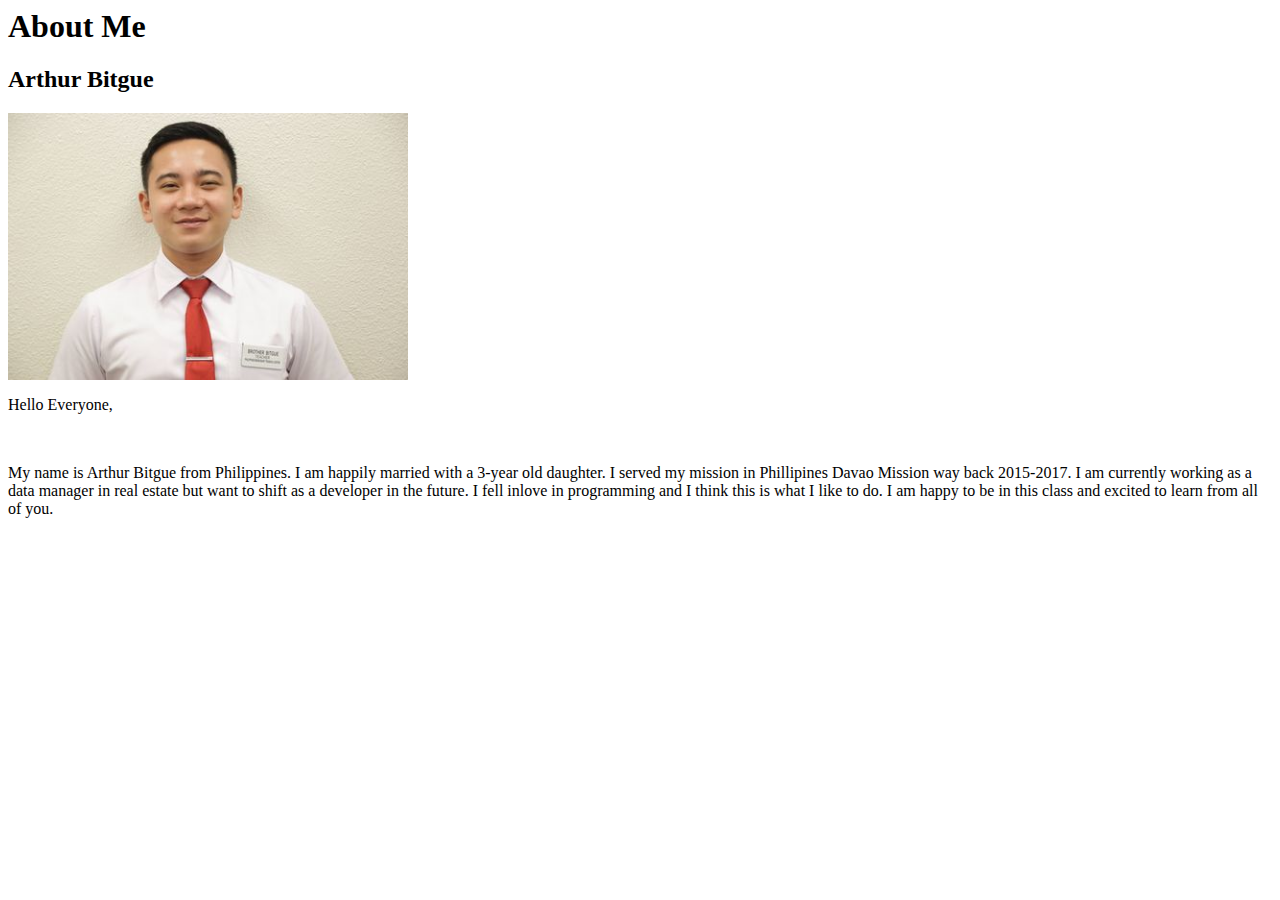
<file: about_me/index.html>
<html lang="en">
<head>
    <title>About Me</title>

</head>
<body>
    <h1>About Me</h1>
    <h2>Arthur Bitgue</h2>

    <img src="images/self.jpg" width="400"/>

    <p>Hello Everyone,</p>
    <br>
    <p>My name is Arthur Bitgue from Philippines. I am happily married with a 3-year old daughter. I served my mission in Phillipines Davao Mission way back 2015-2017. I am currently working as a data manager in real estate but want to shift as a developer in the future. I fell inlove in programming and I think this is what I like to do. I am happy to be in this class and excited to learn from all of you.  </p>
    
</body>
</html>
</file>
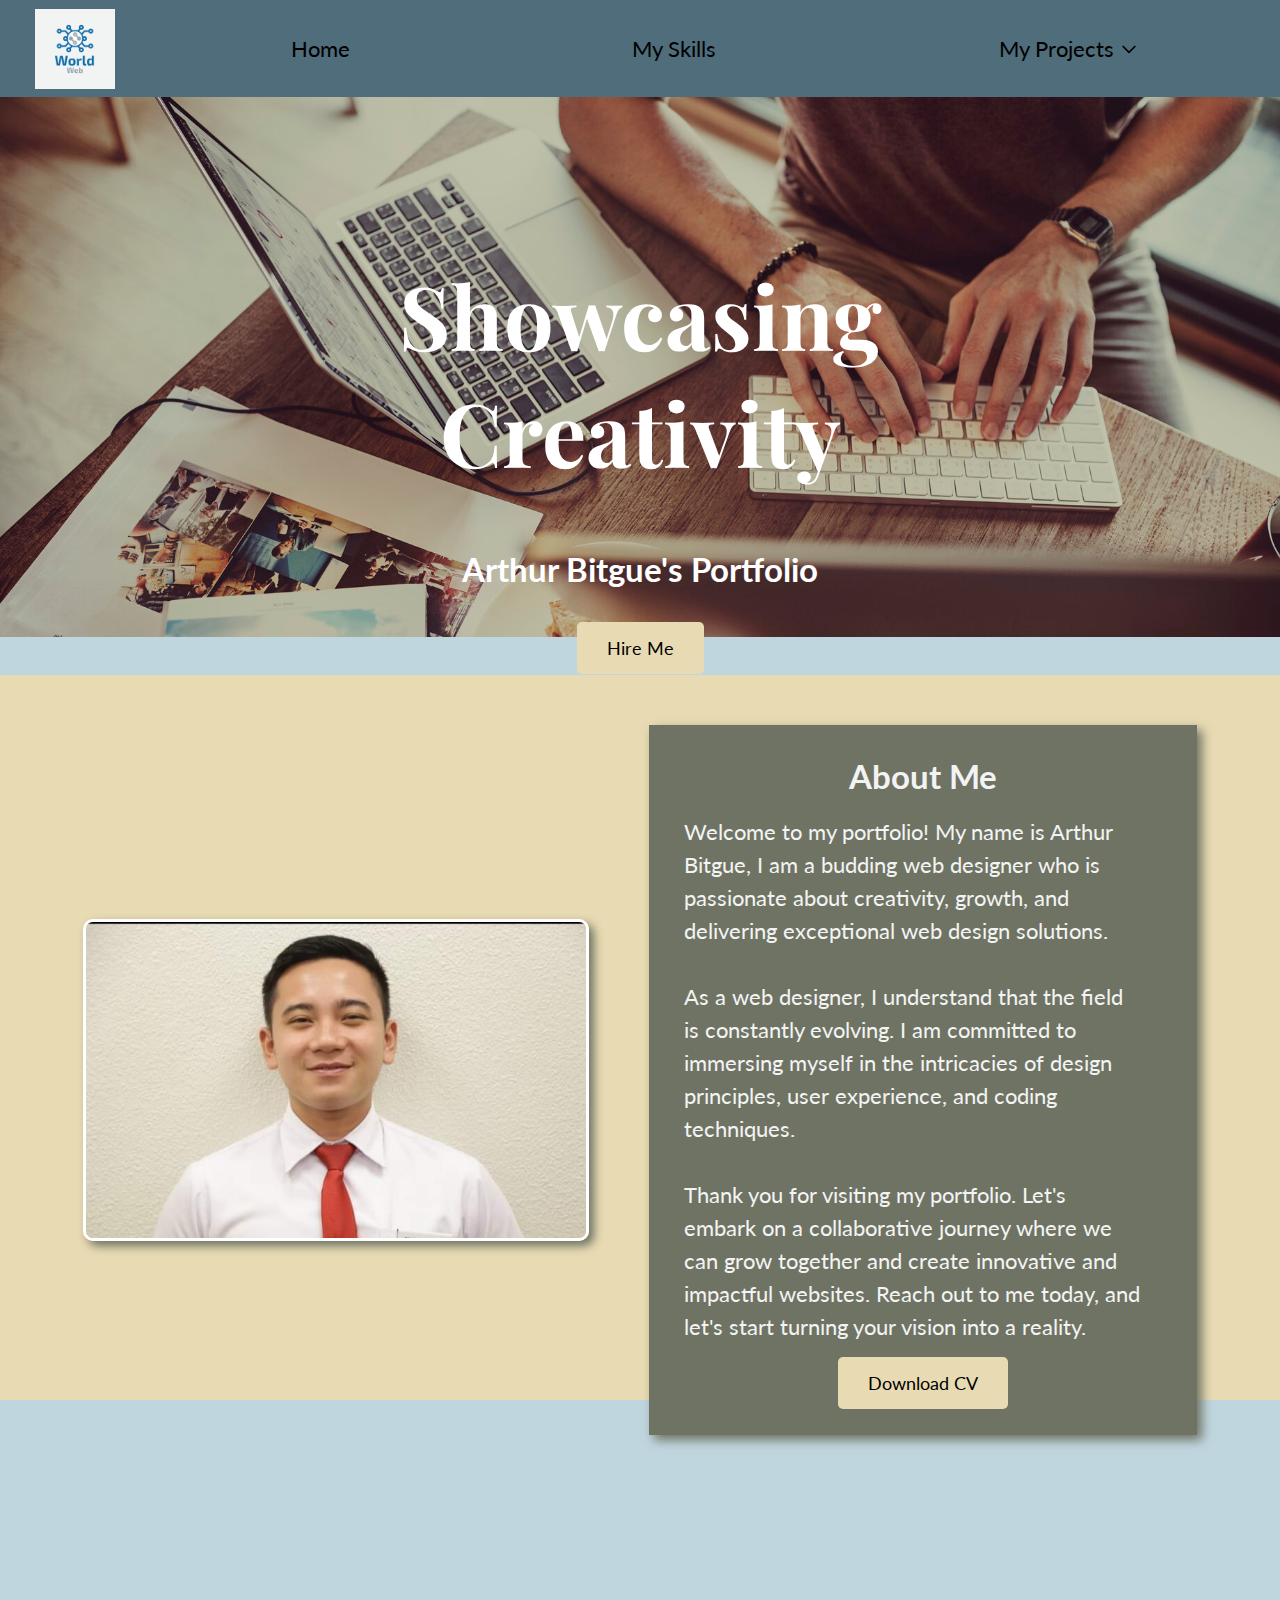
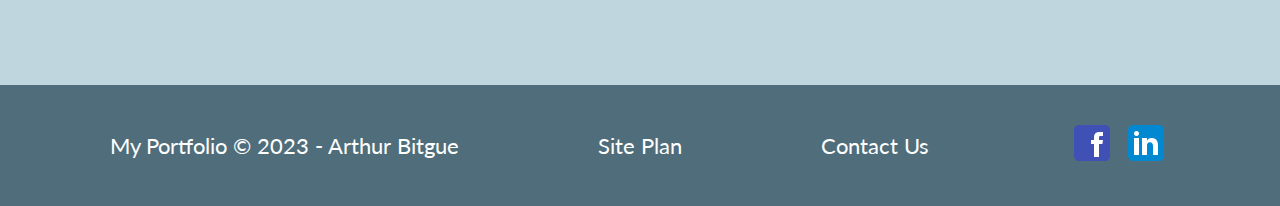
<file: portfolio/index.html>
<!DOCTYPE html>

<html lang="en">

    <head>
        <meta charset="UTF-8">
        <meta http-equiv="X-UA-Compatible" content="IE=edge">
        <meta name="viewport" content="width=device-width, initial-scale=1.0">
        <title>Portfolio | Home</title>
        <link rel="stylesheet" href="styles/style.css">
    </head>
    <body>
        <div id="content">
            <header>
                <a id="logo_link" href="index.html">
                    <img class="logo" src="images/worldweb_logo.png" alt="Portfolio Logo">
                </a>
                <nav>
                    <a href="index.html">Home</a>
                    <a href="skills.html">My Skills</a>
                    <div class="dropdown">
                        <a class="dropbtn" href="projects.html">My Projects
                            <svg class="chevron" xmlns="http://www.w3.org/2000/svg" fill="none" viewBox="0 0 24 24" stroke="currentColor">
                                <path stroke-linecap="round" stroke-linejoin="round" stroke-width="2" d="M19 9l-7 7-7-7" />
                            </svg>
                        </a>
                        <div class="dropdown-content">
                            <a href="#">Project 1</a>
                            <a href="#">Project 2</a>
                            <a href="#">Project 3</a>
                        </div>
                    </div>
                </nav>
            </header>
                <div id="hero">
                    <div id="hero-box">
                        <img id="hero-img" src="images/web_work.jpg" alt="Web Design">
                    </div>
                    <section id="hero-msg">
                        <h1 class="home-title">Showcasing Creativity</h1>
                        <h4>Arthur Bitgue's Portfolio </h4>
                        <div class='button-box'>
                            <a class='Hire_Me' href="contactus.html">Hire Me</a>
                        </div>
                    </section>
                </div>
            
            <main class="home-grid">
                <div id="background"></div> 
                    <img class="image" src="images/profile_pic.jpg" alt="My image">
                <section class="msg">
                    <h2>About Me</h2>
                    <p>Welcome to my portfolio! My name is Arthur Bitgue, I am a budding web designer who is passionate about creativity, growth, and delivering exceptional web design solutions.
                    <br>
                    <br>
                    As a web designer, I understand that the field is constantly evolving. I am committed to immersing myself in the intricacies of design principles, user experience, and coding techniques.
                    <br>
                    <br>
                    Thank you for visiting my portfolio.  Let's embark on a collaborative journey where we can grow together and create innovative and impactful websites. Reach out to me today, and let's start turning your vision into a reality.
                    </p>
                    <a download="Arthur Bitgue Resume" class='Download_CV' href="images/Arthur_Bitgue_Resume.pdf">Download CV</a>
                </section>
            </main>
            <footer>
                <p>My Portfolio  &copy; 2023 - Arthur Bitgue</p>
                <p><a href="site-plan.html">Site Plan</a></p>
                <p><a href="contactus.html">Contact Us</a></p>
                <div class="social">
                    <a href="https://www.facebook.com/arthur.bitgue" target="_blank">
                        <img src="images/facebook.png" alt="fb icon">
                    </a>
                    <a href="https://www.linkedin.com/in/arthur-bitgue-4a88a024a/" target="_blank">
                        <img src="images/linkedin.png" alt="linkedin icon">
                    </a>
                </div>
            </footer>    
        </div>
    </body>

</html>
</file>
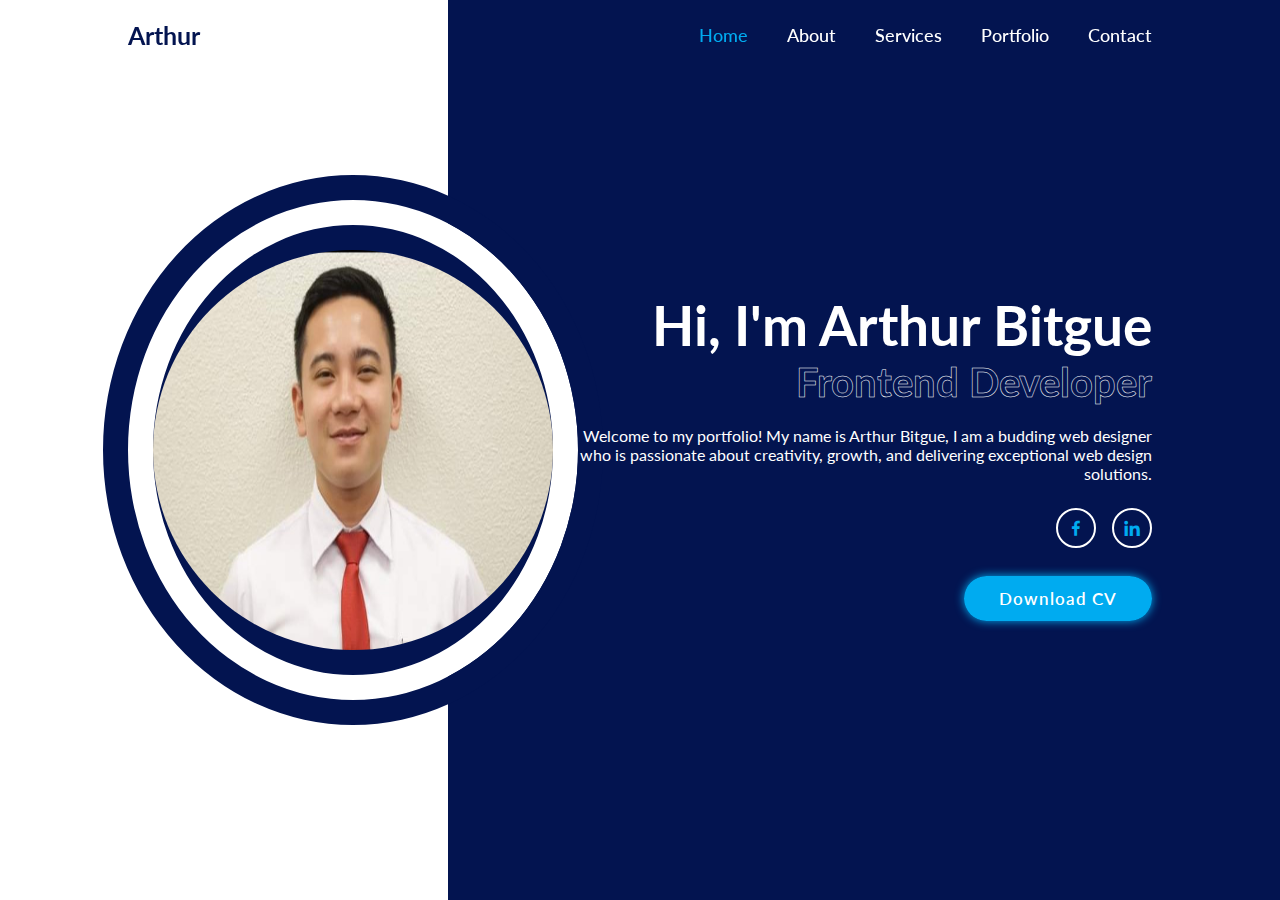
<file: portfolio2/index.html>
<!DOCTYPE html>
<html lang="en">
<head>
    <meta charset="UTF-8">
    <meta name="viewport" content="width=device-width, initial-scale=1.0">
    <title>My Portfolio Webpage</title>
    <link rel="stylesheet" href="styles/style.css">
    <link href='https://unpkg.com/boxicons@2.1.4/css/boxicons.min.css' rel='stylesheet'>
</head>
<body>
    <header class="header">
        <a href="#" class="logo">Arthur</a>

        <nav class="navbar">
            <a href="#" class="active">Home</a>
            <a href="#">About</a>
            <a href="#">Services</a>
            <a href="#">Portfolio</a>
            <a href="#">Contact</a>
        </nav>
    </header>

    <section class="home">
        <div class="home-image">
            <img src="images/profile_pic.jpg" alt="profile pic">
        </div>

        <div class="home-content">
            <h1>Hi, I'm Arthur Bitgue</h1>
            <h3>Frontend Developer</h3>
            <p>Welcome to my portfolio! My name is Arthur Bitgue, I am a budding web designer who is passionate about creativity, growth, and delivering exceptional web design solutions.</p>

            <div class="home-sci">
                <a href="#"><i class='bx bxl-facebook'></i></a>
                <a href="#"><i class='bx bxl-linkedin'></i></a>
            </div>

            <a href="#" class="btn">Download CV</a>
        </div>

    </section>
</body>
</html>
</file>
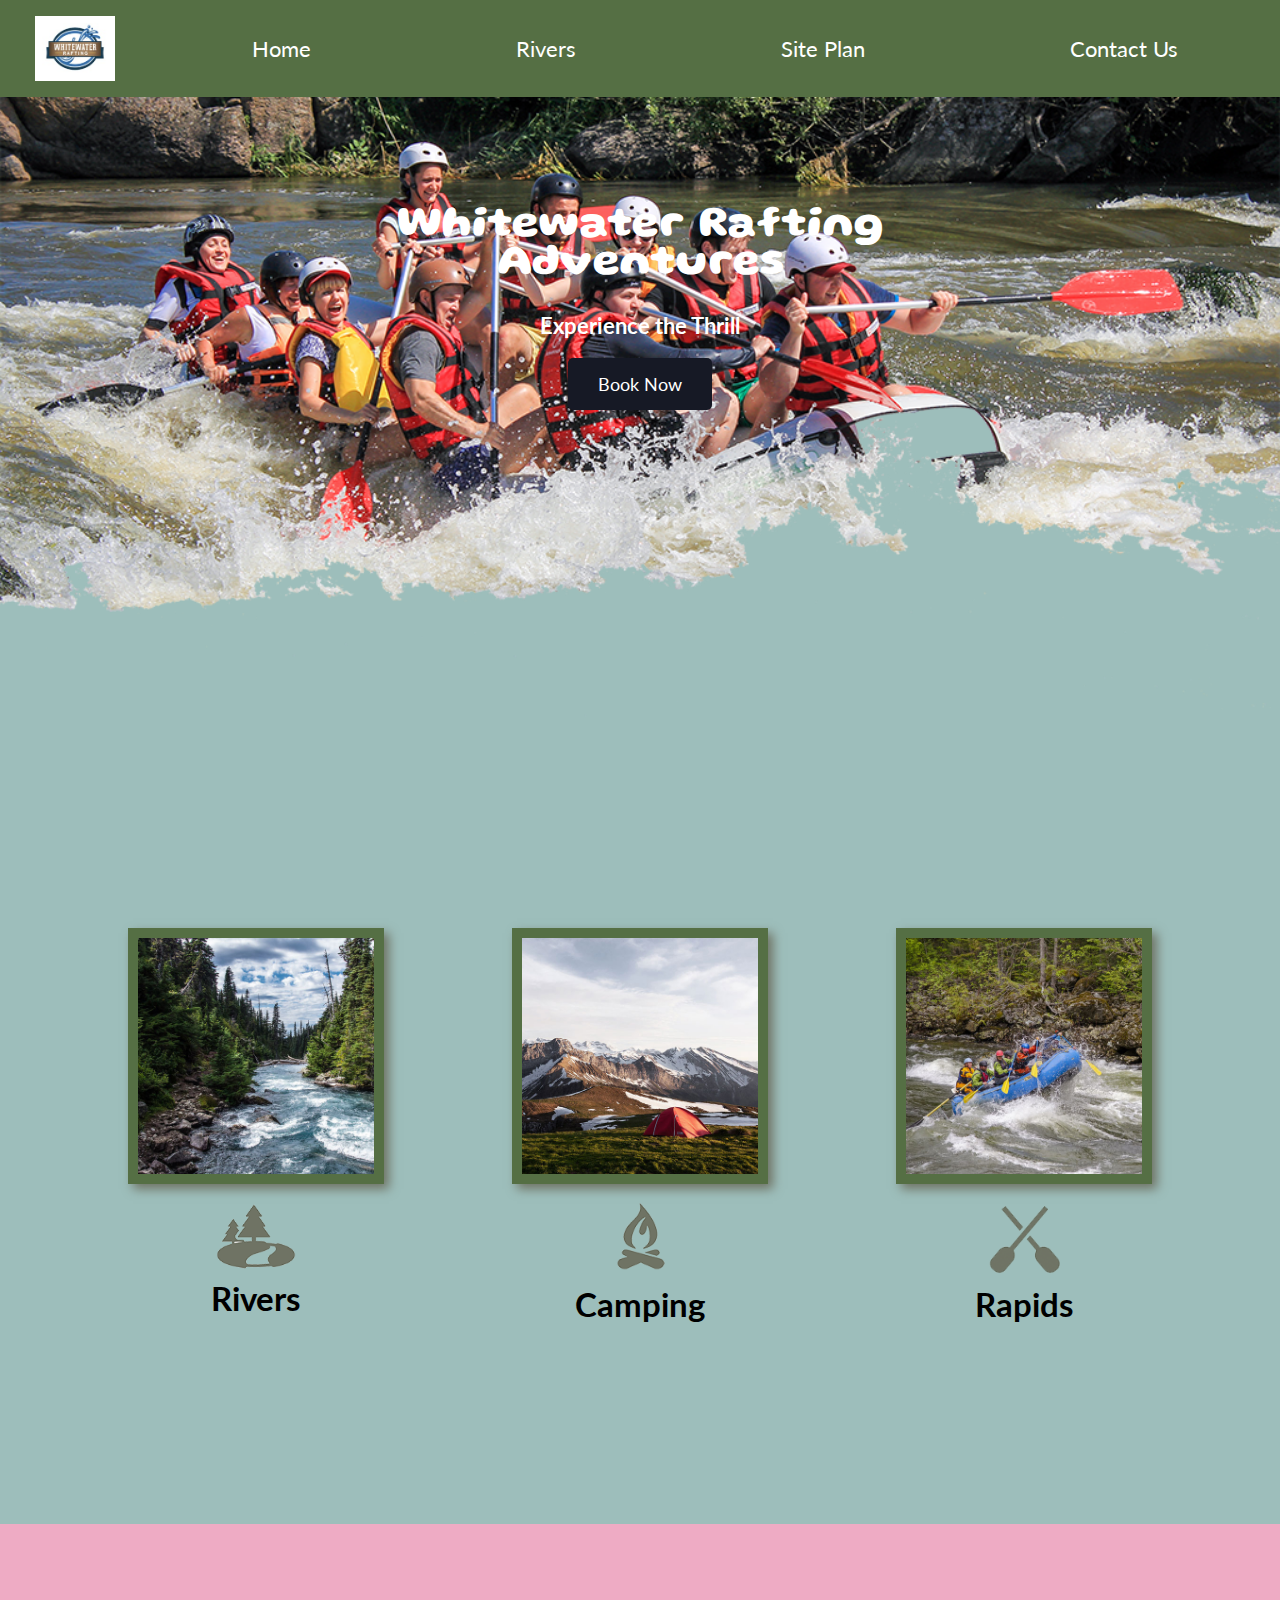
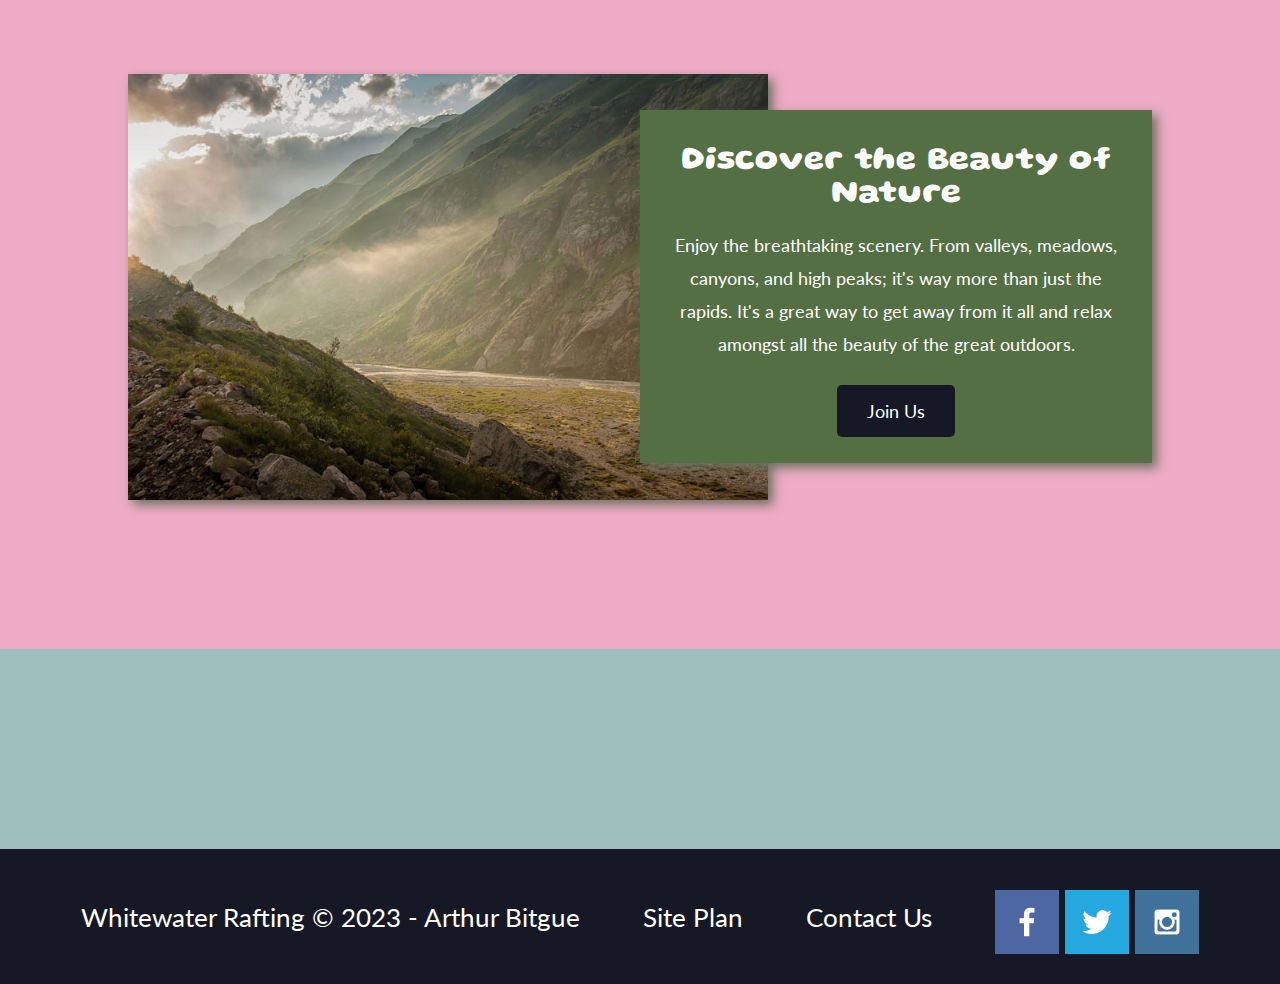
<file: wwr/index.html>
<!DOCTYPE html>

<html lang="en">

    <head>
        <meta charset="UTF-8">
        <meta http-equiv="X-UA-Compatible" content="IE=edge">
        <meta name="viewport" content="width=device-width, initial-scale=1.0">
        <title>Whitewater Rafting Adventures | Home</title>
        <link rel="stylesheet" href="styles/style.css">
    </head>
    <body>
        <div id="content">
            <header>
                <a id="logo_link" href="index.html">
                    <img class="logo" src="images/Picture1.jpg" alt="Whitewater Rafting Logo">
                </a>
                <nav>
                    <a href="index.html">Home</a>
                    <a href="rivers.html">Rivers</a>
                    <a href="site-plan-rafting.html">Site Plan</a>
                    <a href="contactus.html">Contact Us</a>
                </nav>
            </header>
            <div id="hero">
                <div id="hero-box">
                    <img id="hero-img" src="images/hero_transparency_1024.png" alt="People enjoying white water rafting">
                </div>
                <section id="hero-msg">
                    <h1 class="home-title">Whitewater Rafting Adventures</h1>
                    <h4>Experience the Thrill </h4>
                    <div class='button-box'>
                        <a class='book' href="contactus.html">Book Now</a>
                    </div>
                </section>
            </div>
            <main class="home-grid">
                <section class="rivers-card">
                    <img class="card-img" src="images/rivers.jpg" alt="river in forest">
                    <img class="icon" src="images/river_icon.png" alt="river icon">
                    <h2>Rivers</h2>
                </section>
                <section class="camping-card">
                    <img class="card-img" src="images/camping.jpg" alt="tent in mountains">
                    <img class="icon" src="images/fire_icon.png" alt="fire icon">
                    <h2>Camping</h2>
                </section>
                <section class="rapids-card">
                    <img class="card-img" src="images/rapids.jpg" alt="rafting boat">
                    <img class="icon" src="images/oars.png" alt="oars icon">
                    <h2>Rapids</h2>
                </section>
                <div id="background"></div> 
                <img class="mountains" src="images/mountains.jpg" alt="Misty mountains">
                <section class="msg">
                    <h2>Discover the Beauty of Nature</h2>
                    <p>Enjoy the breathtaking scenery. From valleys, meadows, canyons, and high peaks; it's way more than just the rapids. It's a great way to get away from it all and relax amongst all the beauty of the great outdoors. </p>
                    <a class='join' href="rivers.html">Join Us</a>
                </section>
            </main>
            <footer>
                <p>Whitewater Rafting  &copy; 2023 - Arthur Bitgue</p>
                <p><a href="site-plan-rafting.html">Site Plan</a></p>
                <p><a href="contactus.html">Contact Us</a></p>
                <div class="social">
                    <a href="https://facebook.com" target="_blank">
                        <img src="images/facebook.png" alt="fb icon">
                    </a>
                    <a href="https://twitter.com" target="_blank">
                        <img src="images/twitter.png" alt="twitter icon">
                    </a>
                    <a href="https://instagram.com" target="_blank">
                        <img src="images/instagram.png" alt="instagram icon">
                    </a>
                </div>
            </footer>    
        </div>
    </body>

</html>
</file>
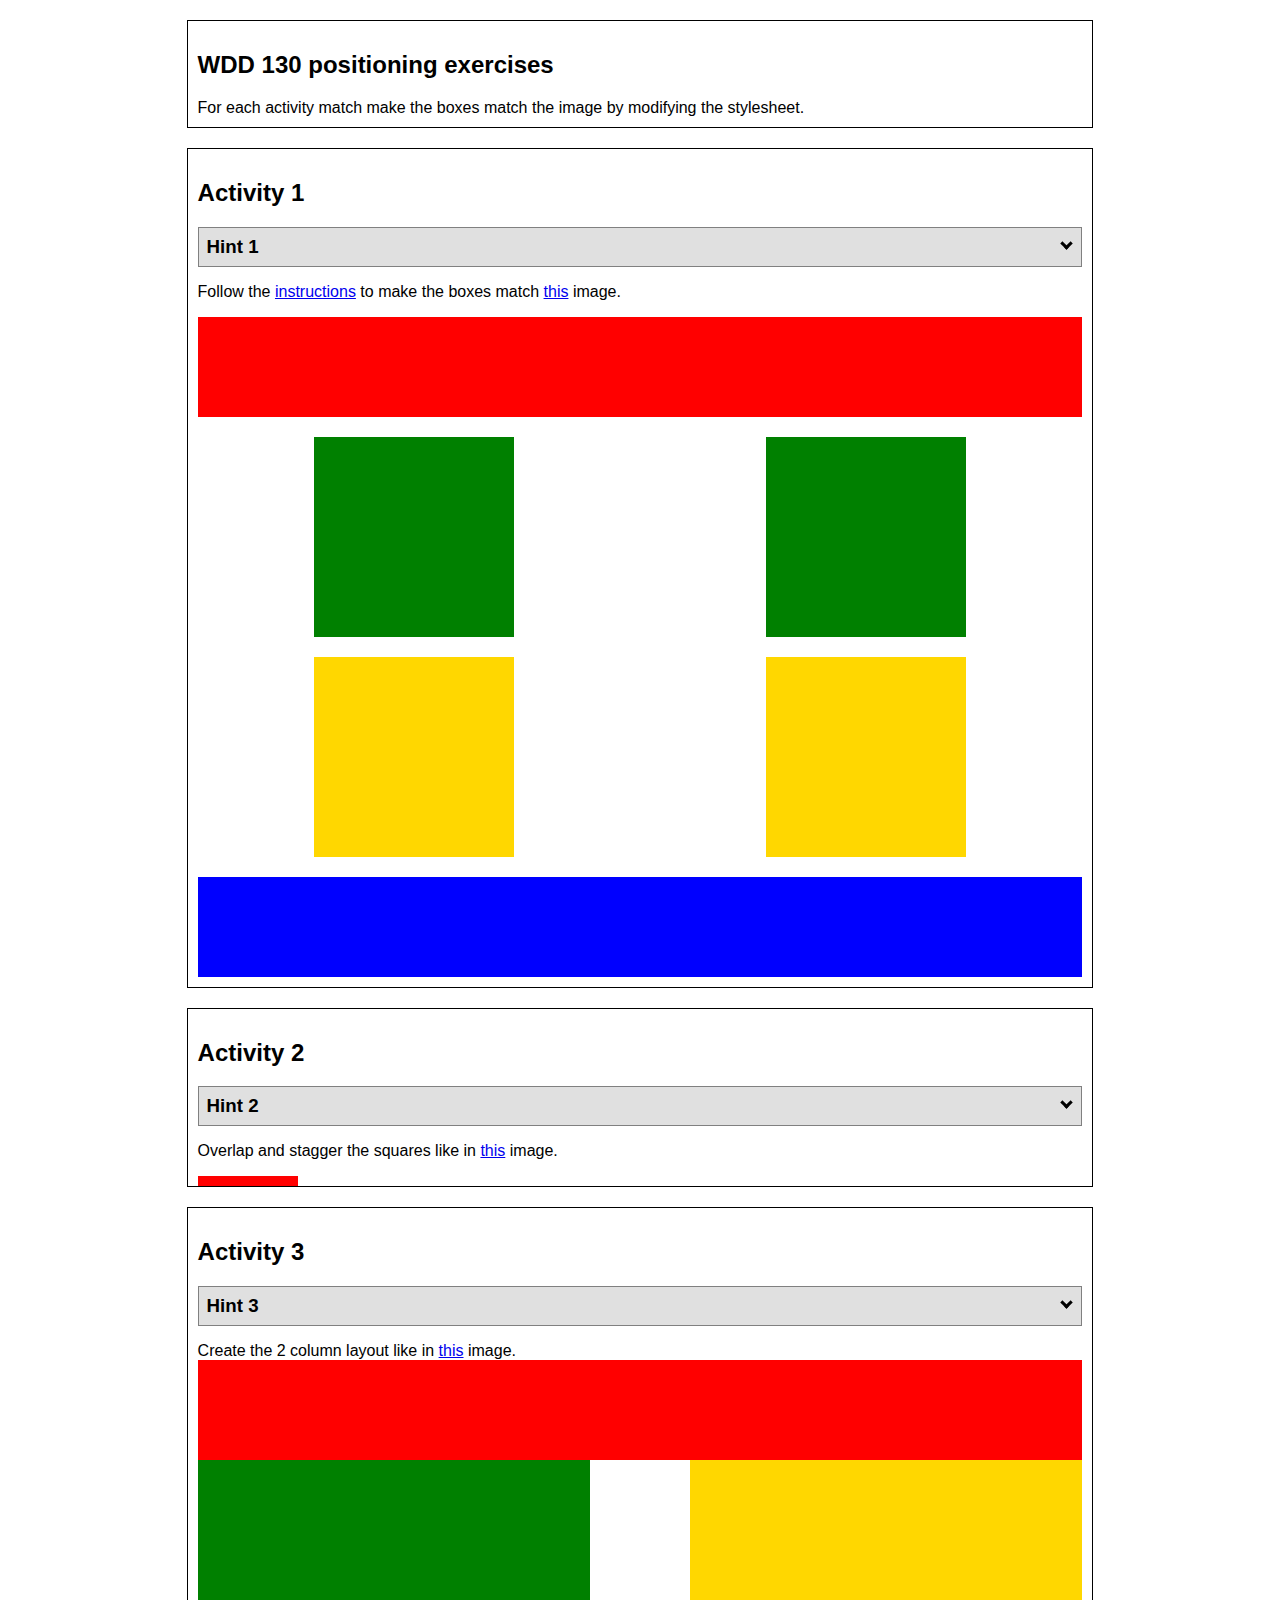
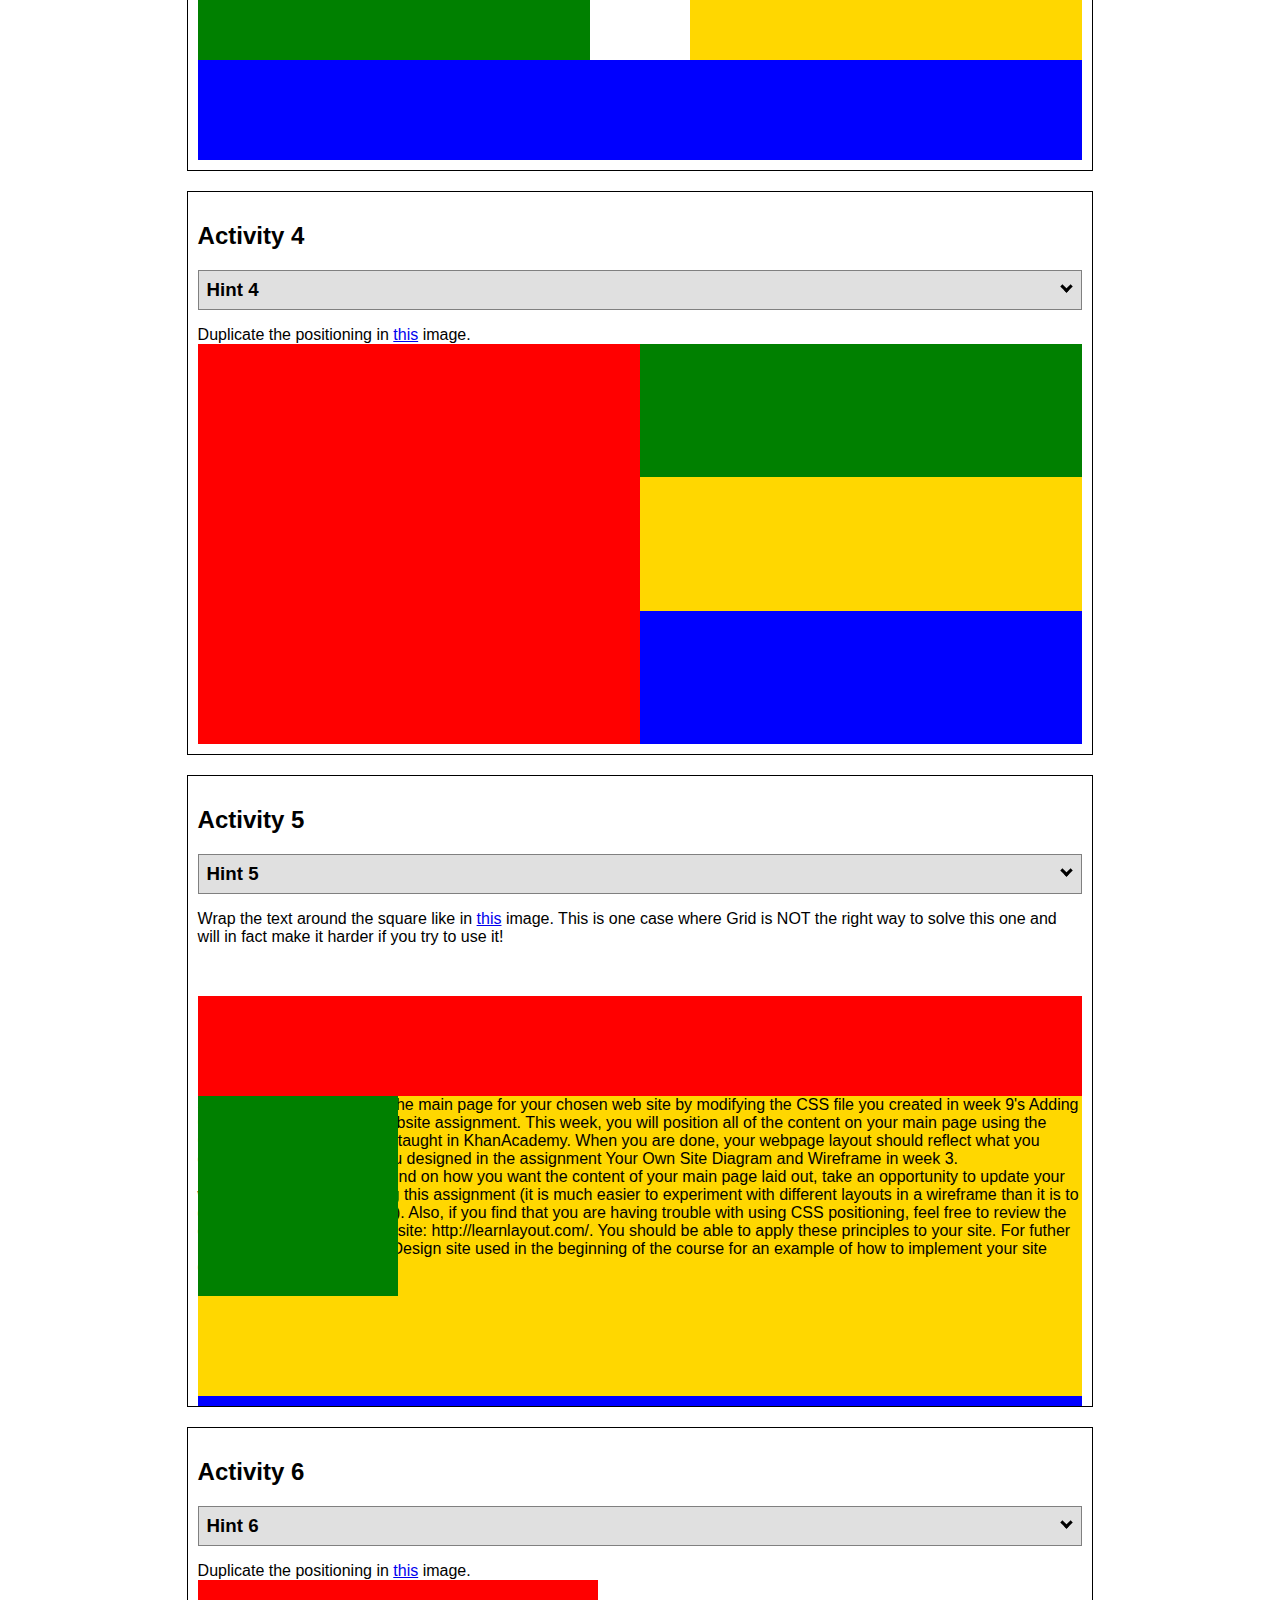
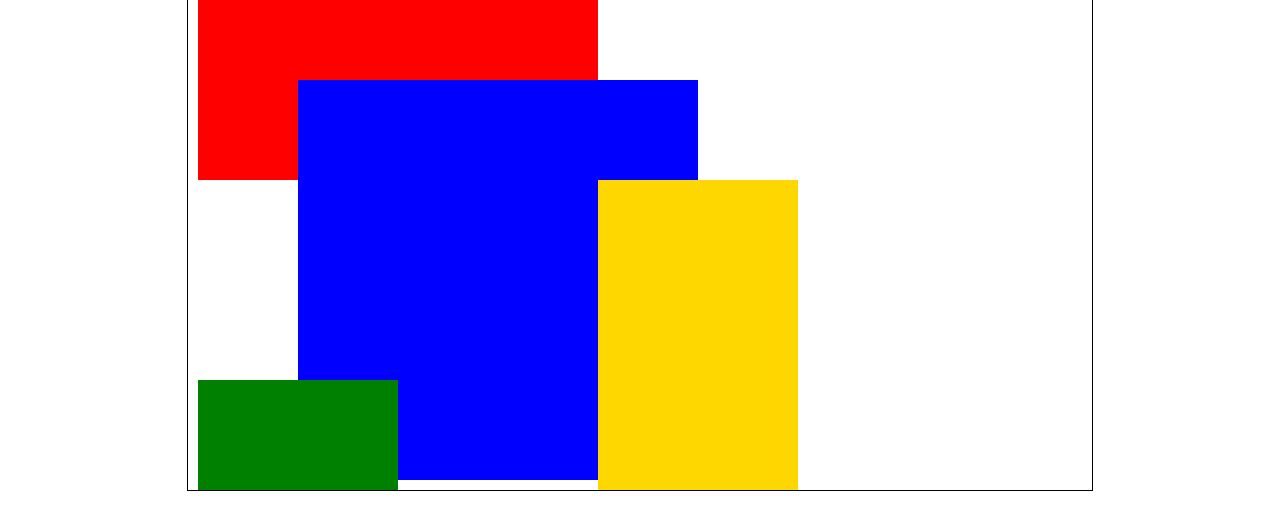
<file: positioning.html>
<!DOCTYPE html>
<html lang="en">
  <head>
    <!-- HTML - Name: positioning.html -->
    <title>Positioning Activity</title>
    <link rel="stylesheet" type="text/css" href="positionstyles.css" />
  </head>
  <body>
    <div class="activity">
      <h2>WDD 130 positioning exercises</h2>
      For each activity match make the boxes match the image by modifying the stylesheet.</div>
    <div class="activity">
      <h2>Activity 1</h2>
      <section class="hint"><input type="checkbox" ><i></i> <h3>Hint 1</h3><div><p>Check out the <a href="https://byui-wdd.github.io/wdd130/activities/w06-css-positioning.html" target="_blank">activity instructions</a> in Ilearn!</p></div></section>
      <p>Follow the <a href="https://byui-wdd.github.io/wdd130/activities/w06-css-positioning.html" target="_blank">instructions</a> to make the boxes match  <a href="https://byui-wdd.github.io/wdd130/images/example1.png" target="_blank">this</a> image.</p>
      <div class="content1" >
        <div class="red1" ></div>
        <div class="green1" ></div>
        <div class="green1" ></div>
        <div class="yellow1"></div>
        <div class="yellow1"></div>
        <div class="blue1"></div>
      </div>
    </div>
    <div class="activity">
      <h2>Activity 2</h2>
      <section class="hint"><input type="checkbox" > <h3>Hint 2</h3><i></i><div>
      <ul>
      <li>grid-template-columns: 50px 50px 50px 50px 50px </li></ul></div></section>
      <p>Overlap and stagger the squares like in <a href="https://byui-wdd.github.io/wdd130/images/example2.png" target="_blank">this</a> image.</p>
      <div class="content2" >
        <div class="red2" ></div>
        <div class="green2" ></div>
        <div class="yellow2"></div>
        <div class="blue2"></div>
      </div>
    </div>
    <div class="activity">
      <h2>Activity 3</h2>
      <section class="hint"><input type="checkbox" > <h3>Hint 3</h3><i></i><div><p>This one is going to be best solved with CSS Grid. Remember to make the boxes the right width first...then start moving them around. </p><h4>Properties used:</h4><ul><li>display:grid;</li><li>grid-template-columns:</li><li>grid-column-gap:</li>
        <li>grid-column:</li>  </ul></div></section>
      Create the 2 column layout like in <a href="https://byui-wdd.github.io/wdd130/images/example3.png" target="_blank">this</a>  image.
      <div class="content3" >
        <div class="red3" ></div>
        <div class="green3" ></div>
        <div class="yellow3"></div>
        <div class="blue3"></div>
      </div>
    </div>
    <div class="activity">
      <h2>Activity 4</h2>
      <section class="hint"><input type="checkbox" > <h3>Hint 4</h3><i></i><div><p>For the others we have been primarily concerned with width. For this one you will need to adjust height as well. </p><h4>Properties used:</h4><ul><li>display:grid;</li><li>grid-template-columns:</li><li>grid-row:</li></ul></div></section>
      Duplicate the positioning in <a href="https://byui-wdd.github.io/wdd130/images/example4.png" target="_blank">this</a> image. 
      <div class="content4" >
        <div class="red4" ></div>
        <div class="green4" ></div>
        <div class="yellow4"></div>
        <div class="blue4"></div>
      </div>
    </div>

    <div class="activity">
      <h2>Activity 5</h2>
      <section class="hint"><input type="checkbox" > <h3>Hint 5</h3><i></i><div><p>Grid is <strong>not</strong> the right way to do this.  In fact there is only one way to really do that...and that is with float. Remember that we float the thing we want the text to wrap around.  Also remember to start by making all the shapes the right size and shape.</p><h4>Properties used:</h4><ul><li>float: left;</li></ul></div></section>
      Wrap the text around the square like in <a href="https://byui-wdd.github.io/wdd130/images/example5.png" target="_blank">this</a> image. This is one case where Grid is NOT the right way to solve this one and will in fact make it harder if you try to use it!
      <div class="content5" >
        <div class="red5" ></div>
        <div class="green5" ></div>
        <div class="yellow5">Step 01: Continue creating the main page for your chosen web site by modifying the CSS file you created in week 9's Adding Classes and IDs to Your Website assignment. This week, you will position all of the content on your main page using the CSS positioning techniques taught in KhanAcademy. When you are done, your webpage layout should reflect what you outlined in the wireframe you designed in the assignment Your Own Site Diagram and Wireframe in week 3. <br />
          If you have changed your mind on how you want the content of your main page laid out, take an opportunity to update your wireframe before completing this assignment (it is much easier to experiment with different layouts in a wireframe than it is to do so by modifying the CSS). Also, if you find that you are having trouble with using CSS positioning, feel free to review the concepts at the learn layout site: http://learnlayout.com/. You should be able to apply these principles to your site. For futher help, refer back to the Max Design site used in the beginning of the course for an example of how to implement your site design.</div>
        <div class="blue5"></div>
      </div>
    </div>
    <div class="activity">
      <h2>Activity 6</h2>
      <section class="hint"><input type="checkbox" > <h3>Hint 6</h3><i></i><div><p>This one is all about visualizing the grid behind the layout. If you are having a hard time doing that first: all the sizes are even multiples of 100, and second here is another example with the lines drawn: <a href="https://byui-wdd.github.io/wdd130/images/example6-hint.png" target="_blank">example 6 with lines</a>. For this one you will find it easiest if you use px for the column width. You can also use <kbd>z-index</kbd> to control the element layering.    </p><h4>Properties used:</h4><ul><li>display:grid;</li><li>grid-template-columns:</li><li>grid-column:</li><li>grid-row:</li><li><a href="https://www.w3schools.com/cssref/pr_pos_z-index.asp" target="_blank">z-index:</a></li></ul></div></section>
      Duplicate the positioning in <a href="https://byui-wdd.github.io/wdd130/images/example6.png" target="_blank">this</a> image.
      <div class="content6" >
        <div class="red6" ></div>
        <div class="green6" ></div>
        <div class="yellow6"></div>
        <div class="blue6"></div>
      </div>
    </div>
  </body>
</html>
</file>
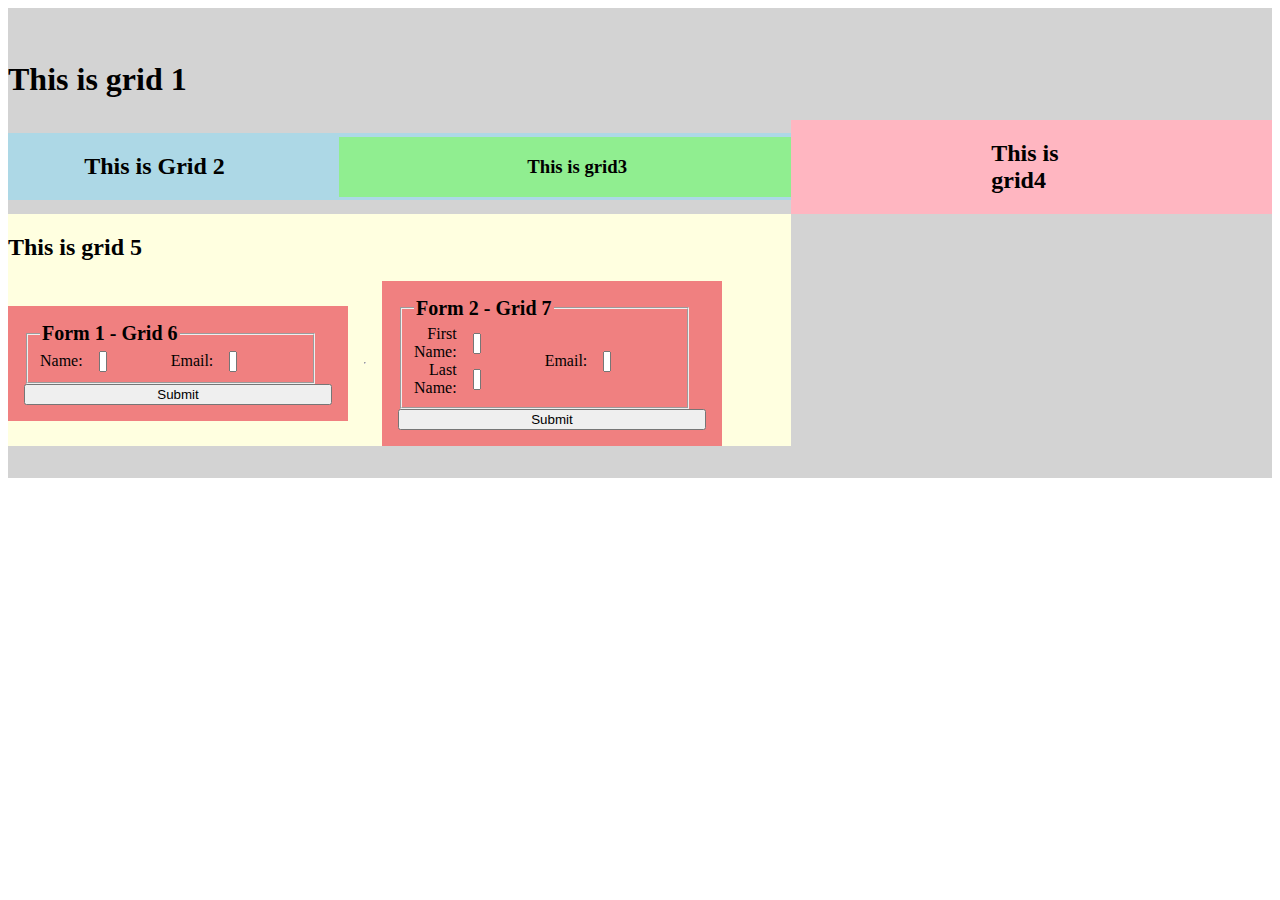
<file: Grid_Layout/grid.html>
<!DOCTYPE html>
<html lang="en">
  <head>
    <meta charset="utf-8" />
    <meta name="viewport" content="width=device-width, initial-scale=1" />
    <link rel="icon" href="https://glitch.com/favicon.ico" />

    <title>Grid Layout Example</title>

    <meta
      name="description"
      content="A simple webpage to demonstrate how to do Grid Layout"
    />

    <!-- Import the webpage's stylesheet -->
    <link rel="stylesheet" href="grid.css" />
  </head>

  <body>
    <div class="grid1">
      <h1>This is grid 1</h1>
      <div class="grid2">
        <h2>This is Grid 2</h2>
        <div class="grid3">
          <h3>This is grid3</h3>
        </div>
      </div>
      <div class="grid4">
        <h2>This is grid4</h2>
      </div>
      <section>
        <h2>This is grid 5</h2>
        <form action="#">
          <fieldset>
            <legend>Form 1 - Grid 6</legend>
            <div>
              <label for="name">Name:</label>
              <input
                type="text"
                id="name"
                name="fullname"
                required
                placeholder="Full Name"
              />
            </div>
            <div>
              <label for="email">Email: </label>
              <input
                type="email"
                id="email"
                name="e-mail"
                placeholder="test@example.com"
              />
            </div>
          </fieldset>
          <button type="submit">Submit</button>
        </form>
        <div>
          <hr />
        </div>
        <form action="#">
          <fieldset>
            <legend>Form 2 - Grid 7</legend>
            <div>
              <label for="name1">First Name:</label>
              <input
                type="text"
                id="name1"
                name="firstname"
                required
                placeholder="First Name"
              />
              <label for="name2">Last Name:</label>
              <input
                type="text"
                id="name2"
                name="lastname"
                required
                placeholder="LastName"
              />
            </div>
            <div>
              <label for="email2">Email: </label>
              <input
                type="email"
                id="email2"
                name="email2"
                placeholder="test@example.com"
              />
            </div>
          </fieldset>
          <button type="submit">Submit</button>
        </form>
      </section>
    </div>
  </body>
</html>
</file>
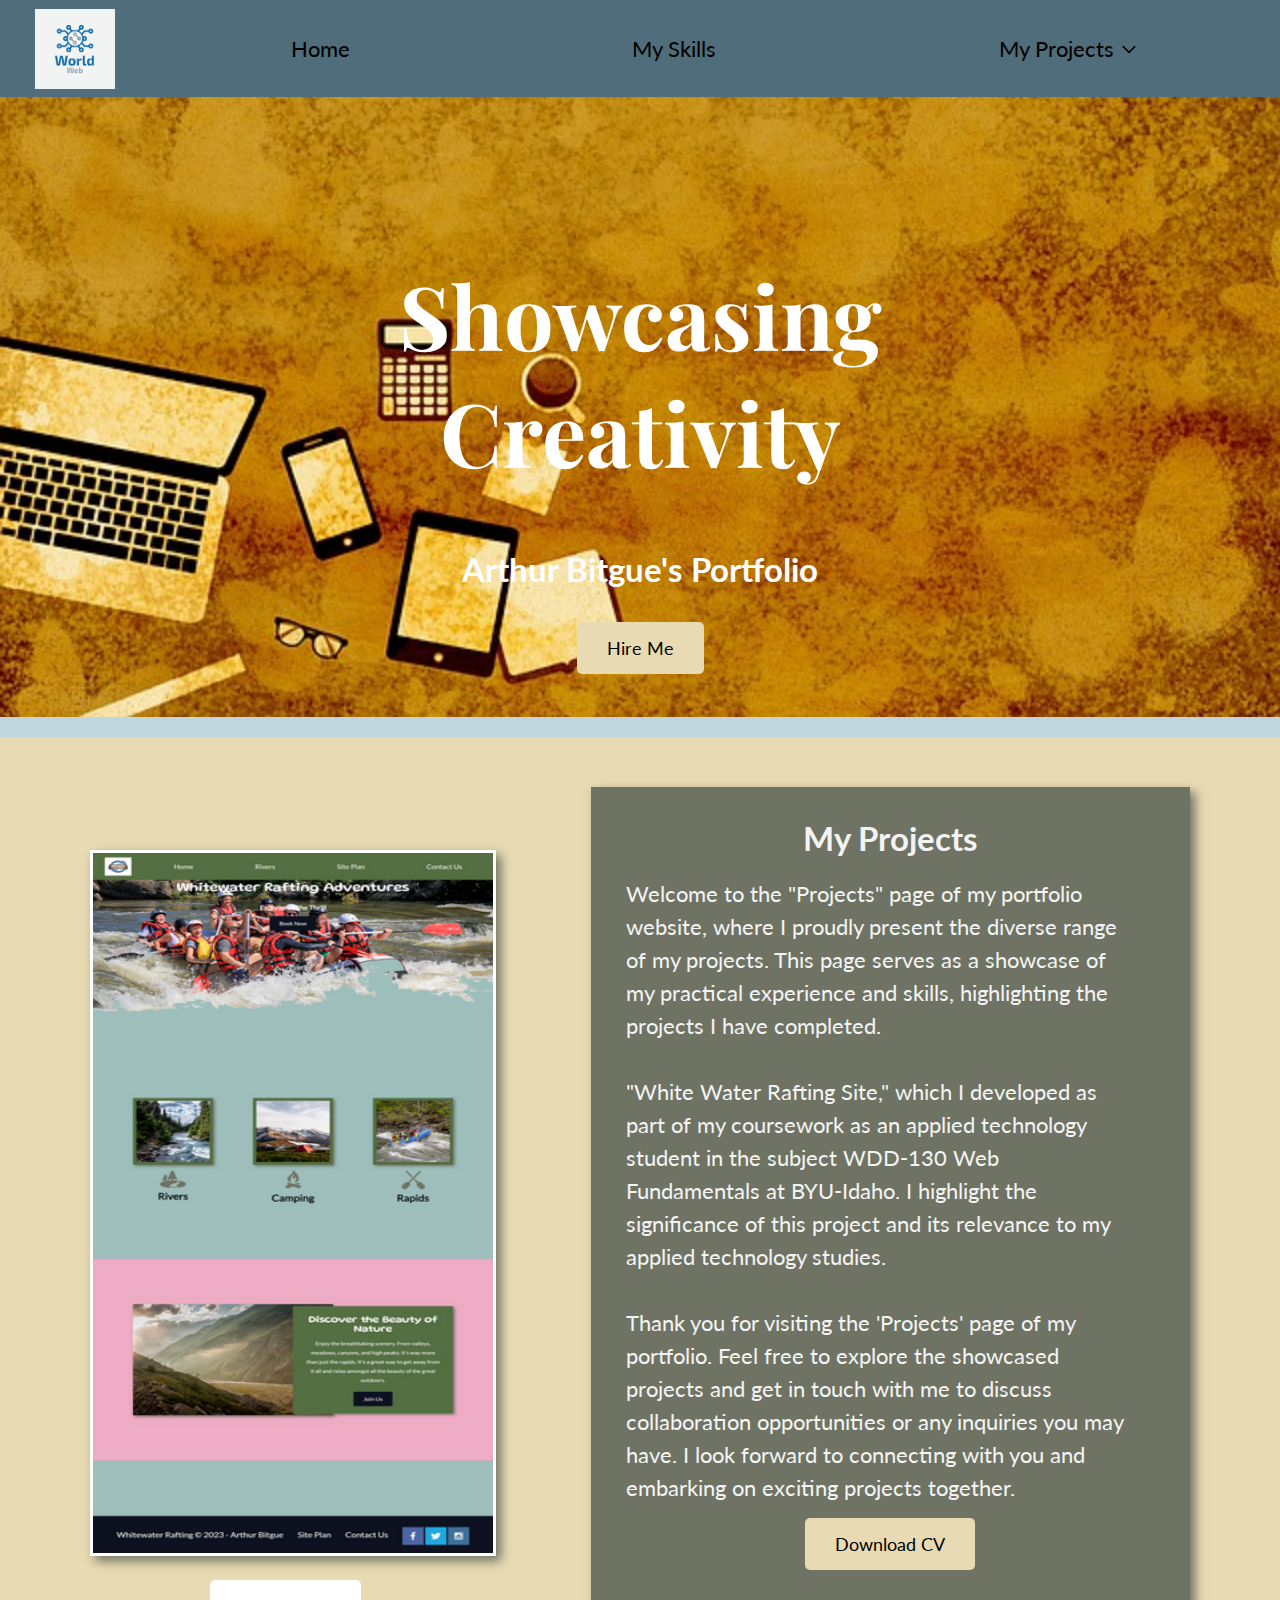
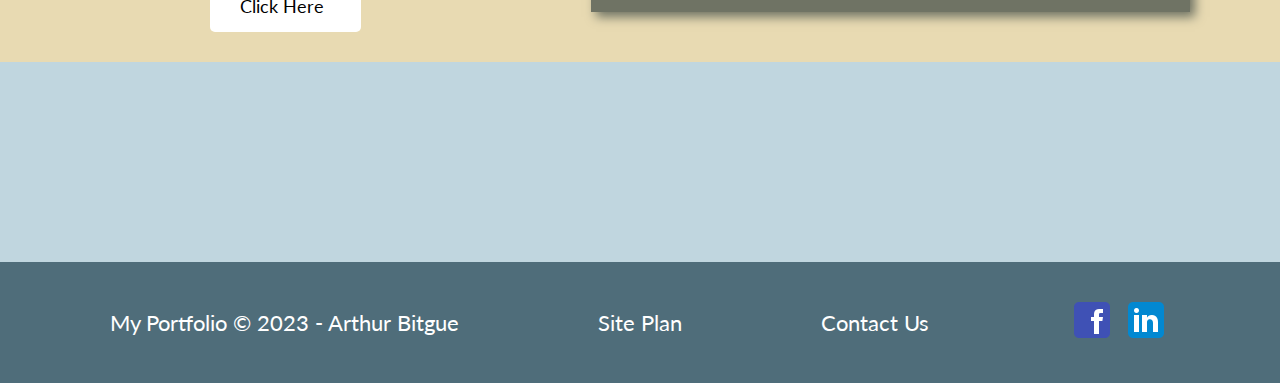
<file: portfolio/projects.html>
<!DOCTYPE html>

<html lang="en">

    <head>
        <meta charset="UTF-8">
        <meta http-equiv="X-UA-Compatible" content="IE=edge">
        <meta name="viewport" content="width=device-width, initial-scale=1.0">
        <title>Portfolio | Home</title>
        <link rel="stylesheet" href="styles/style.css">
    </head>
    <body>
        <div id="content">
            <header>
                <a id="logo_link" href="index.html">
                    <img class="logo" src="images/worldweb_logo.png" alt="Portfolio Logo">
                </a>
                <nav>
                    <a href="index.html">Home</a>
                    <a href="skills.html">My Skills</a>
                    <div class="dropdown">
                        <a class="dropbtn" href="projects.html">My Projects
                            <svg class="chevron" xmlns="http://www.w3.org/2000/svg" fill="none" viewBox="0 0 24 24" stroke="currentColor">
                                <path stroke-linecap="round" stroke-linejoin="round" stroke-width="2" d="M19 9l-7 7-7-7" />
                            </svg>
                        </a>
                        <div class="dropdown-content">
                            <a href="https://arthurbitgue.github.io/wdd130/wwr/index.html">Project 1</a>
                            <a href="#">Project 2</a>
                            <a href="#">Project 3</a>
                        </div>
                    </div>
                </nav>
            </header>
                <div id="hero">
                    <div id="hero-box">
                        <img id="hero-img" src="images/project.jpg" alt="Working Computer">
                    </div>
                    <section id="hero-msg">
                        <h1 class="home-title">Showcasing Creativity</h1>
                        <h4>Arthur Bitgue's Portfolio </h4>
                        <div class='button-box'>
                            <a class='Hire_Me' href="contactus.html">Hire Me</a>
                        </div>
                    </section>
                </div>
            
            <main class="home-grid">
                <div id="background_projects"></div>
                        <img class="project1_pic" src="images/subpage_projects2.png" alt="Whitewater rafting site">
                        <a class= 'Click_Here' href="https://arthurbitgue.github.io/wdd130/wwr/index.html">Click Here</a>
                    <section class="msg">
                        <h2>My Projects</h2>
                        <p>Welcome to the "Projects" page of my portfolio website, where I proudly present the diverse range of my projects. This page serves as a showcase of my practical experience and skills, highlighting the projects I have completed.
                            <br>
                            <br>
                            "White Water Rafting Site," which I developed as part of my coursework as an applied technology student in the subject WDD-130 Web Fundamentals at BYU-Idaho. I highlight the significance of this project and its relevance to my applied technology studies. 
                            <br>
                            <br>
                            Thank you for visiting the 'Projects' page of my portfolio. Feel free to explore the showcased projects and get in touch with me to discuss collaboration opportunities or any inquiries you may have. I look forward to connecting with you and embarking on exciting projects together.</p>
                            <a download="Arthur Bitgue Resume" class='Download_CV' href="images/Arthur_Bitgue_Resume.pdf">Download CV</a>
                    </section>
            </main>
            <footer>
                <p>My Portfolio  &copy; 2023 - Arthur Bitgue</p>
                <p><a href="site-plan.html">Site Plan</a></p>
                <p><a href="contactus.html">Contact Us</a></p>
                <div class="social">
                    <a href="https://facebook.com" target="_blank">
                        <img src="images/facebook.png" alt="fb icon">
                    </a>
                    <a href="https://linkedin.com" target="_blank">
                        <img src="images/linkedin.png" alt="linkedin icon">
                    </a>
                </div>
            </footer>    
        </div>
    </body>

</html>
</file>
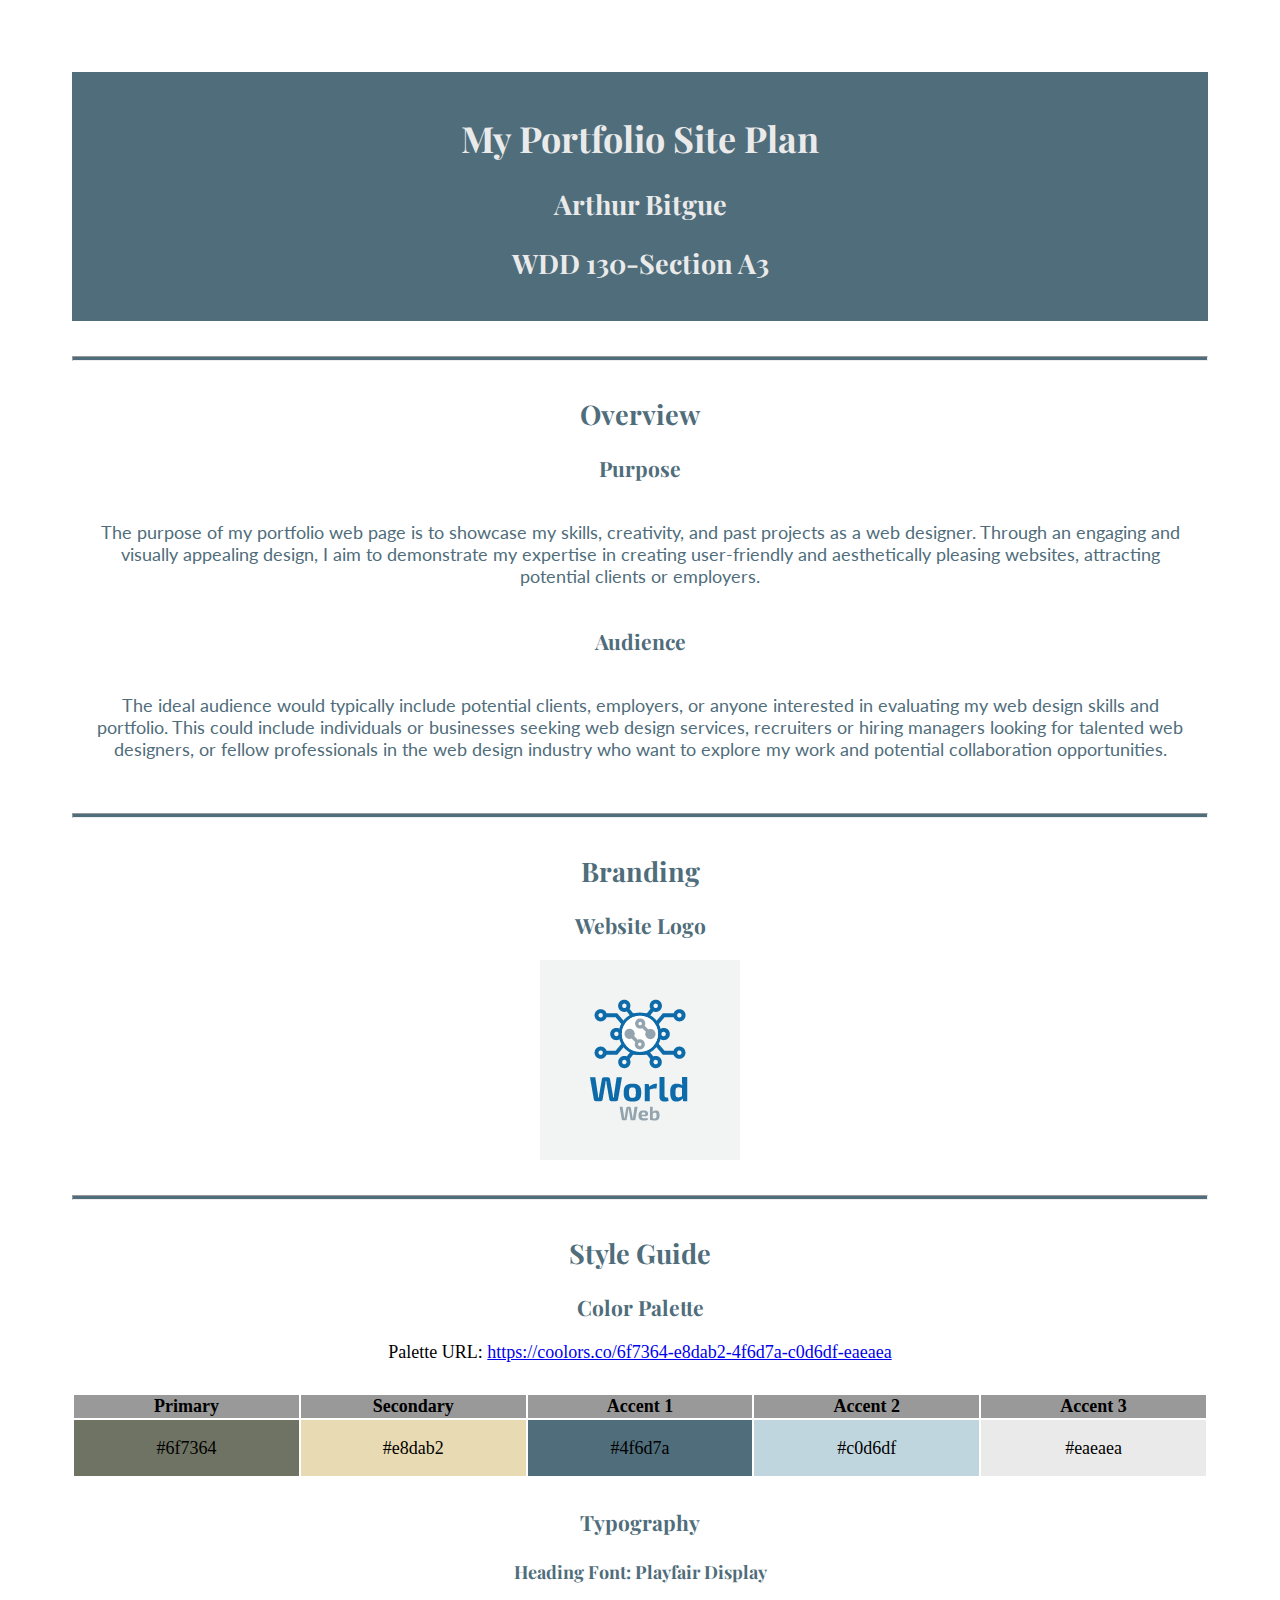
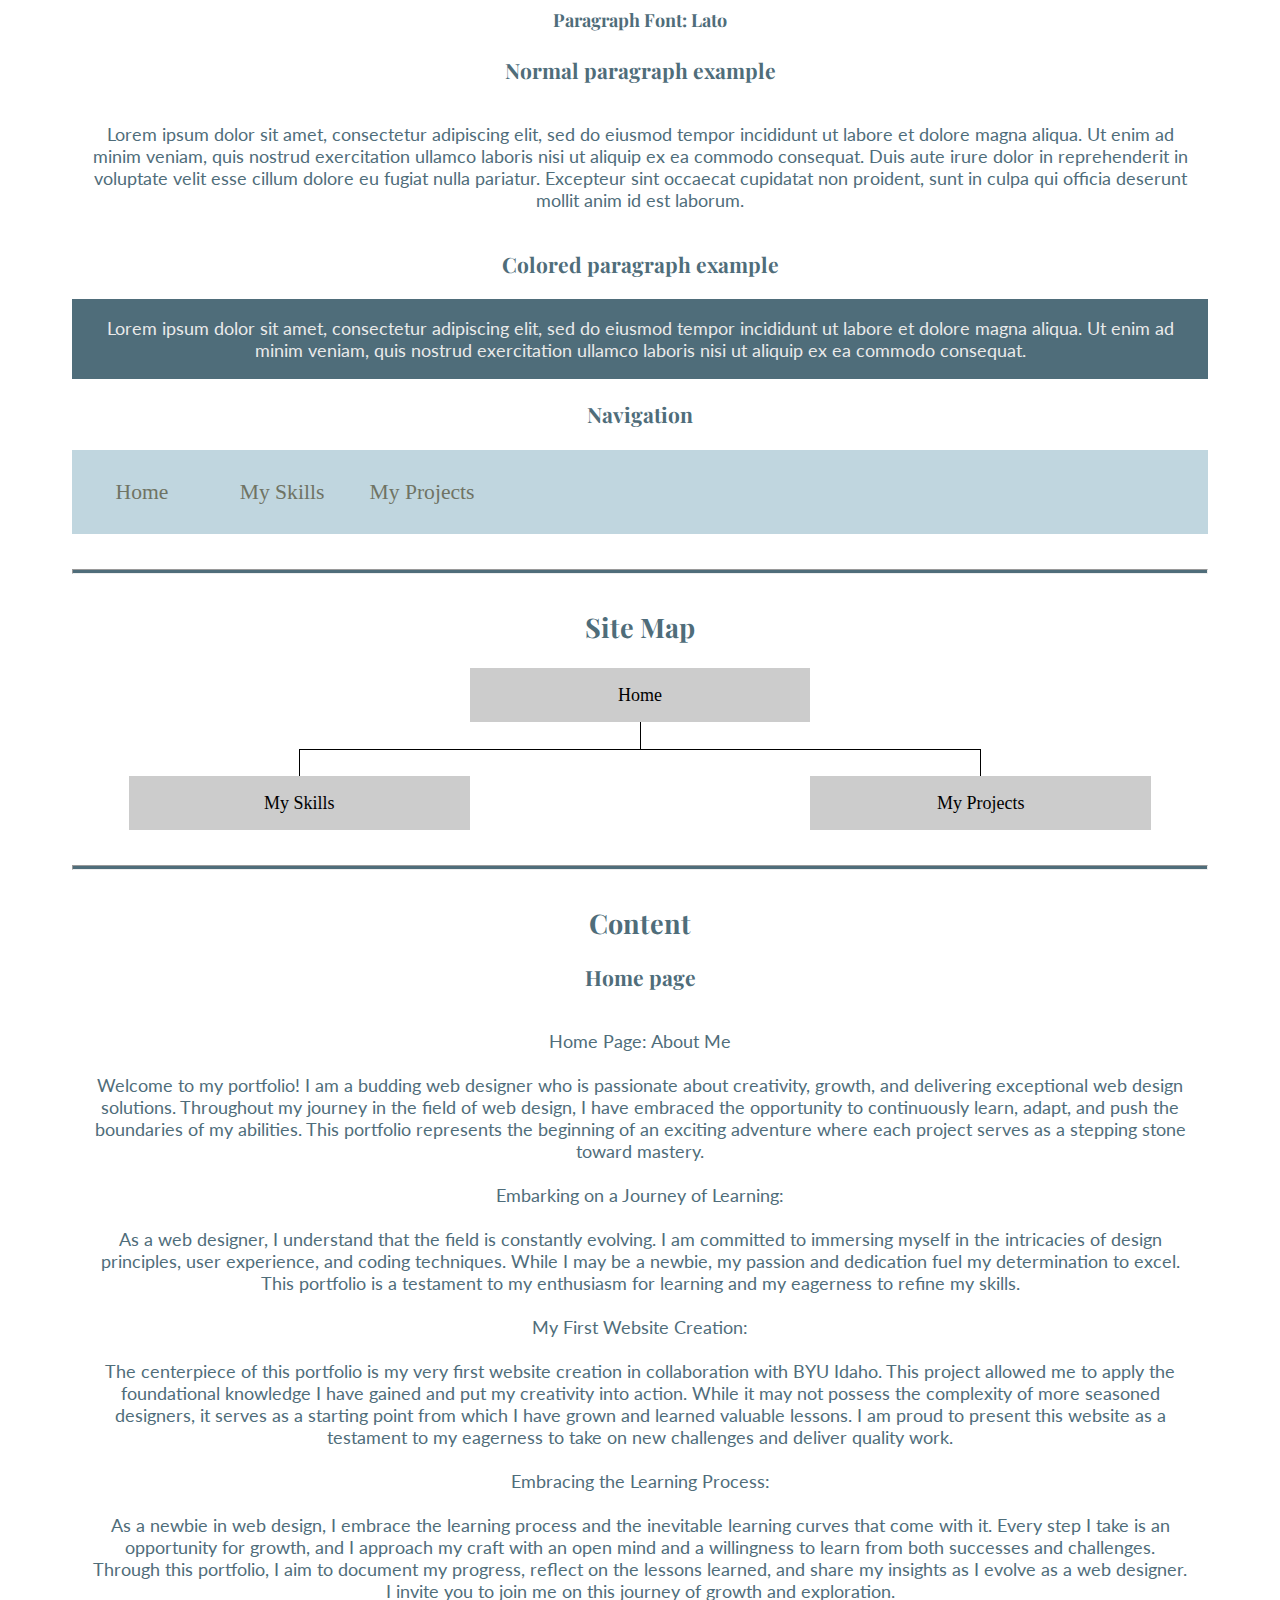
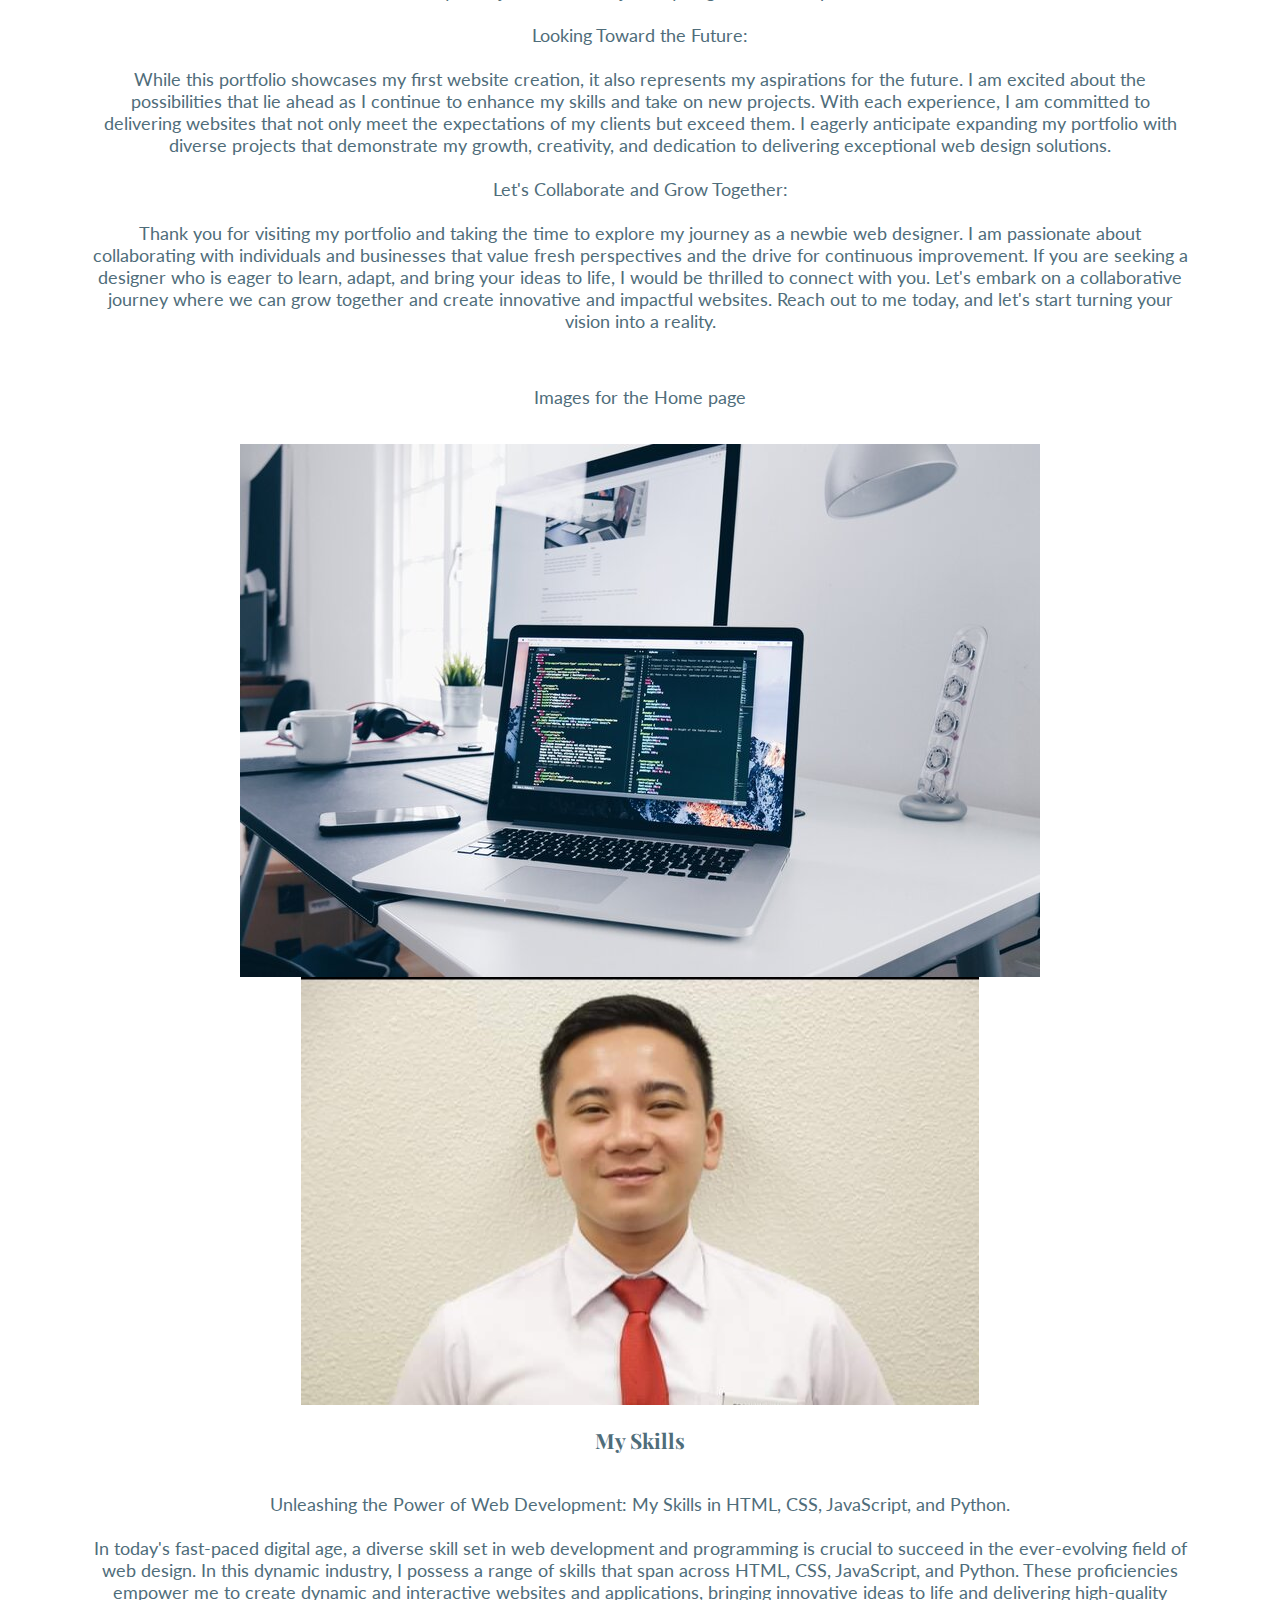
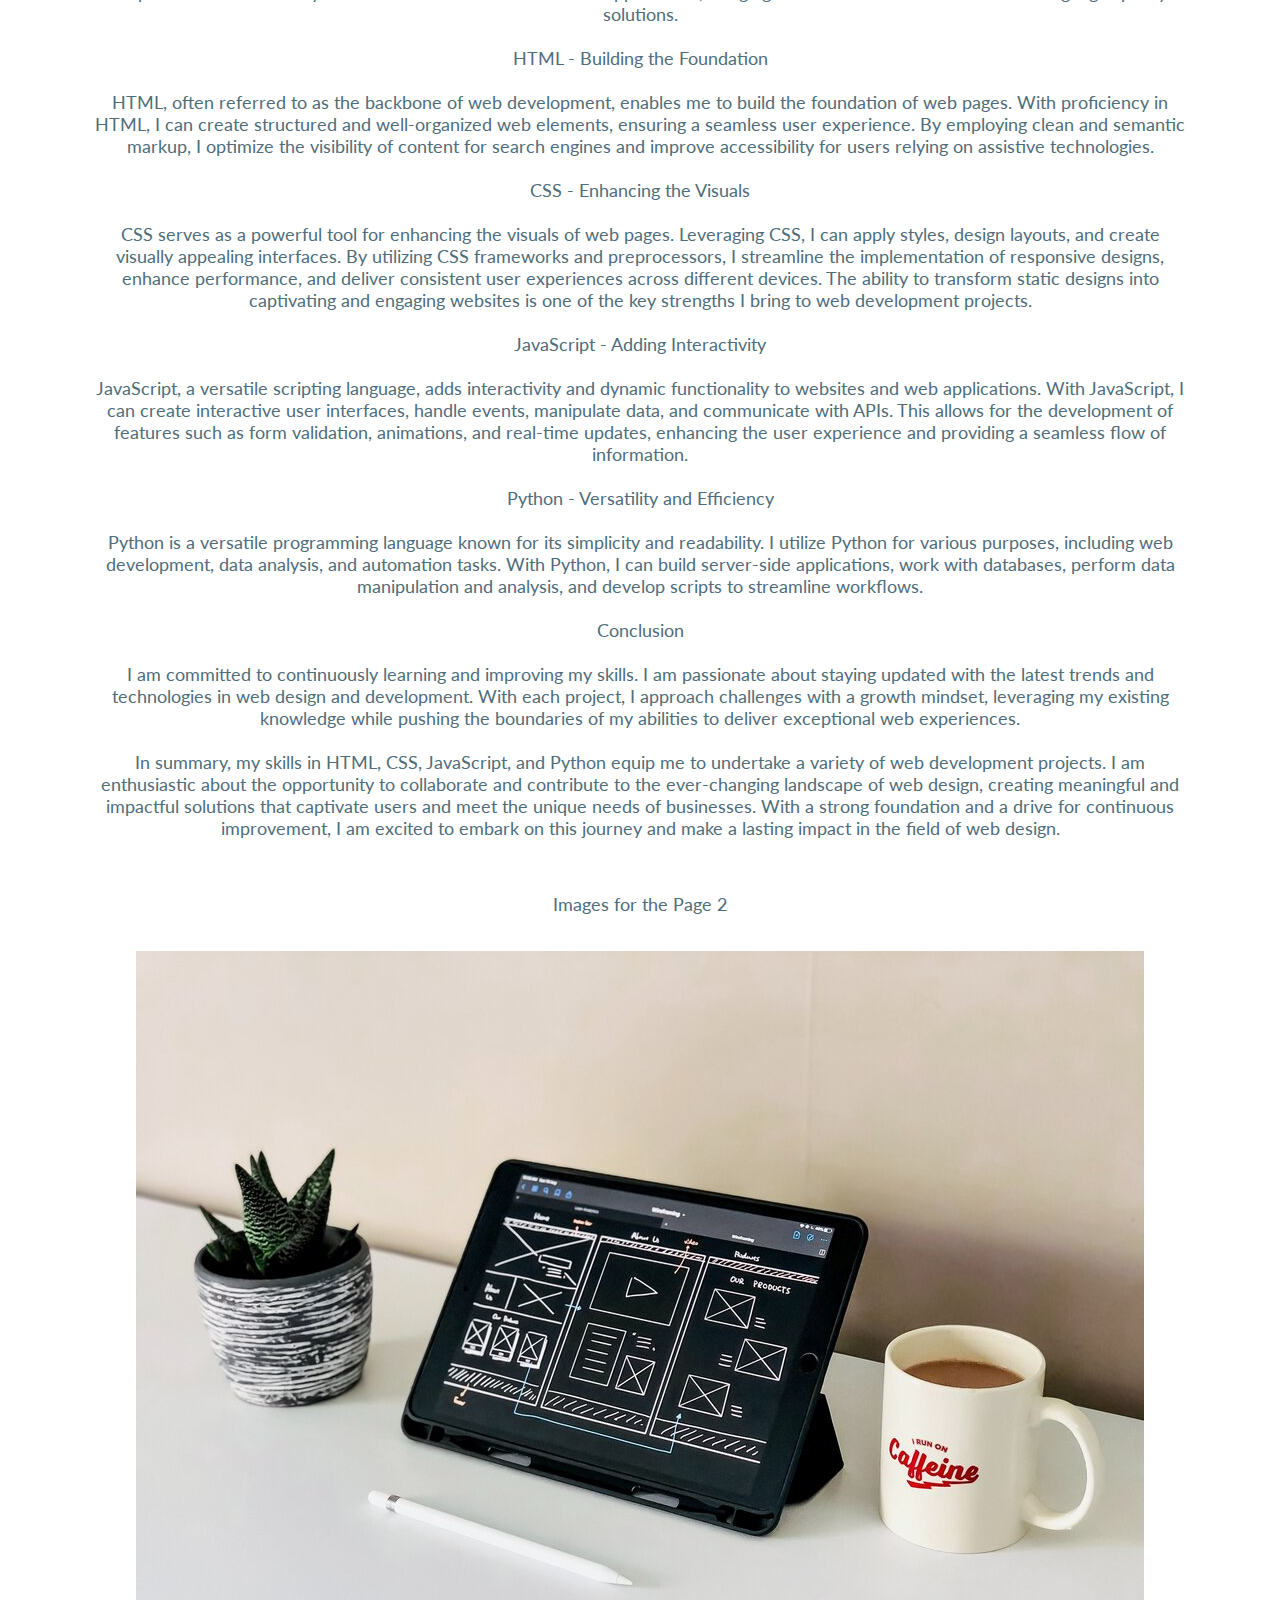
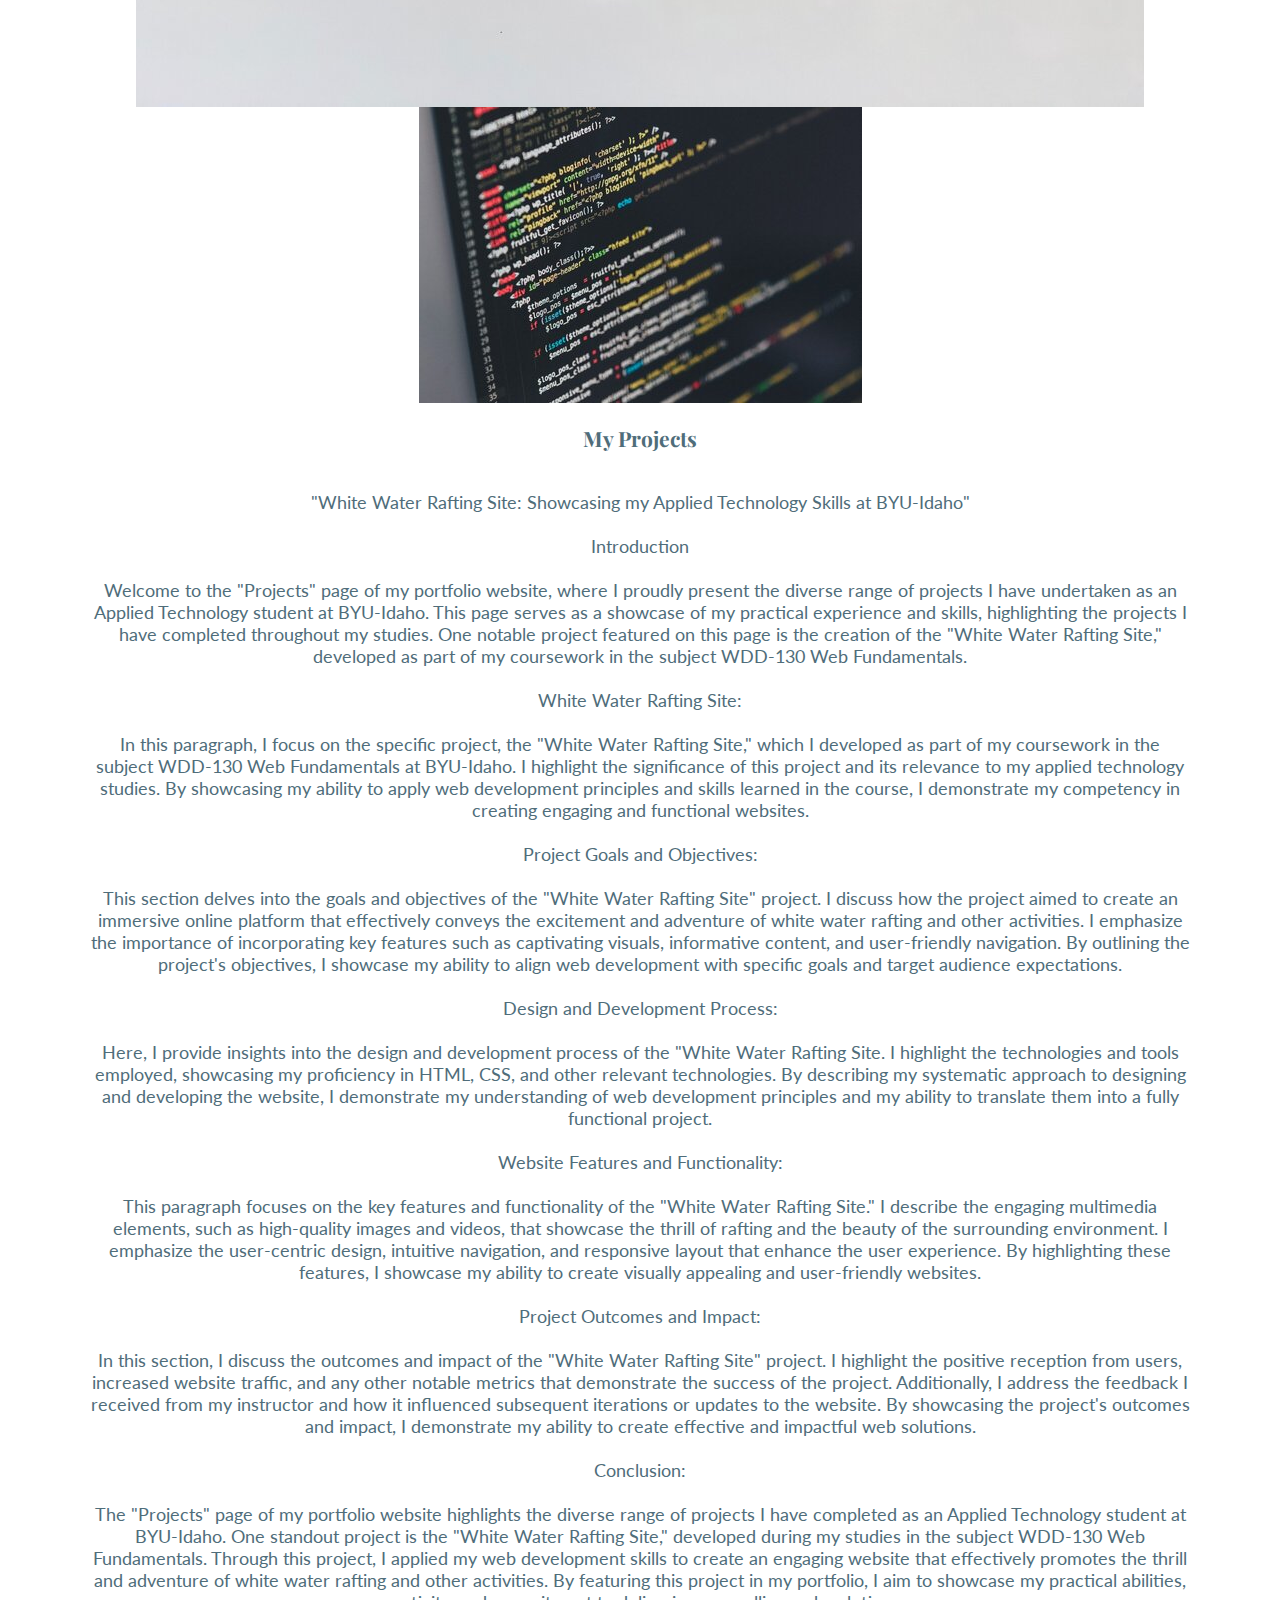
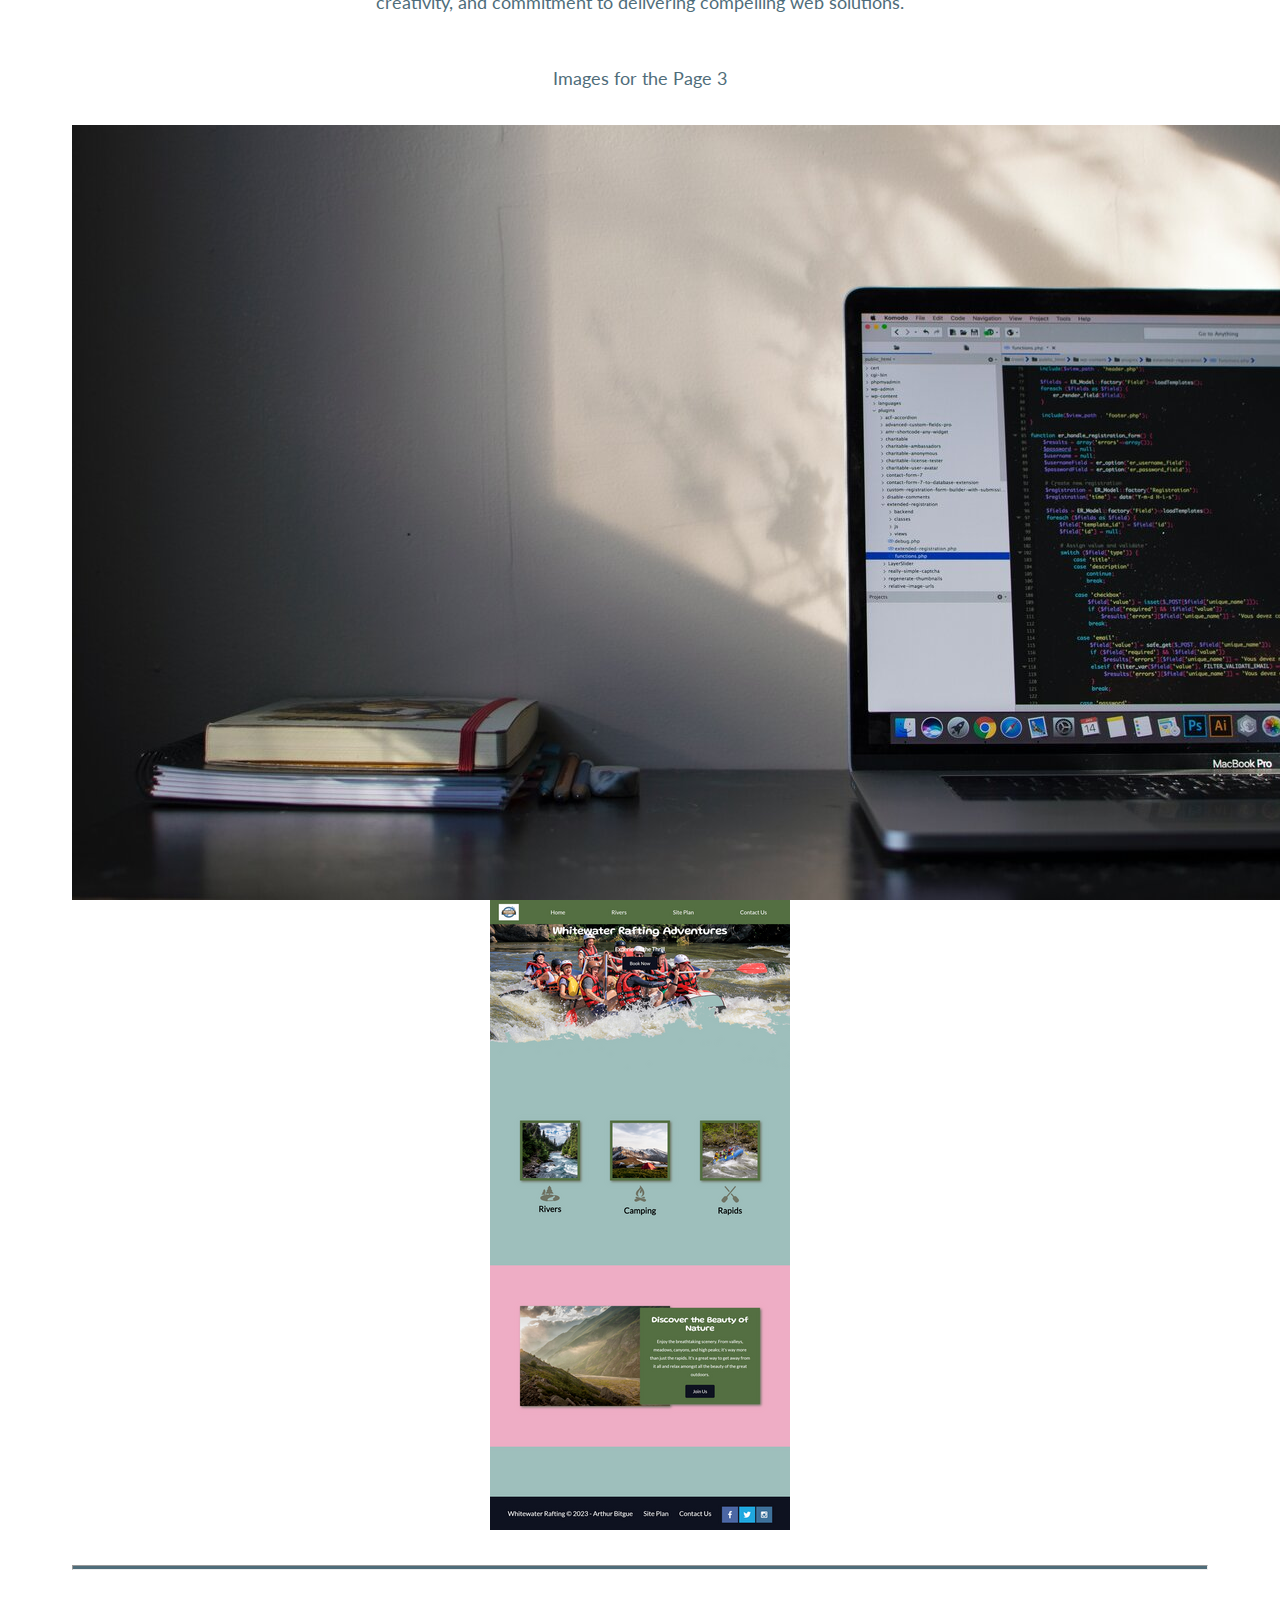
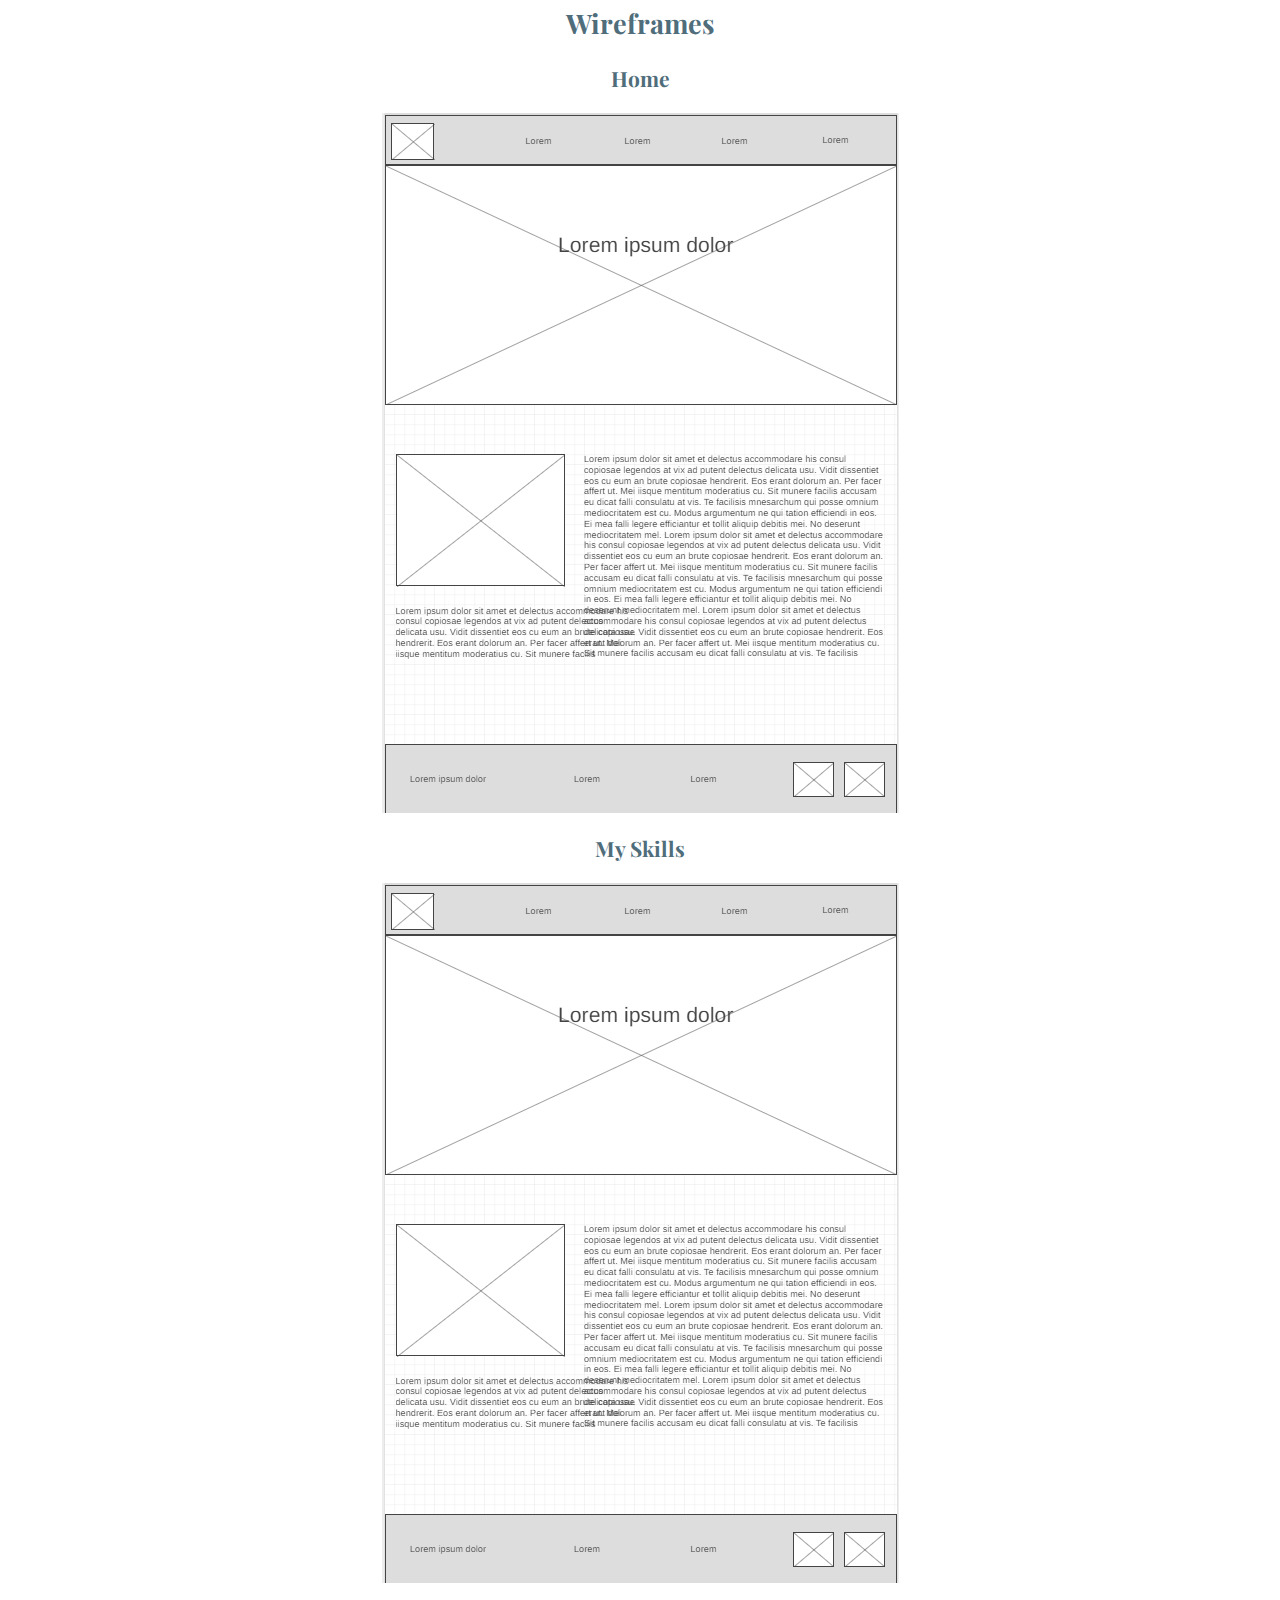
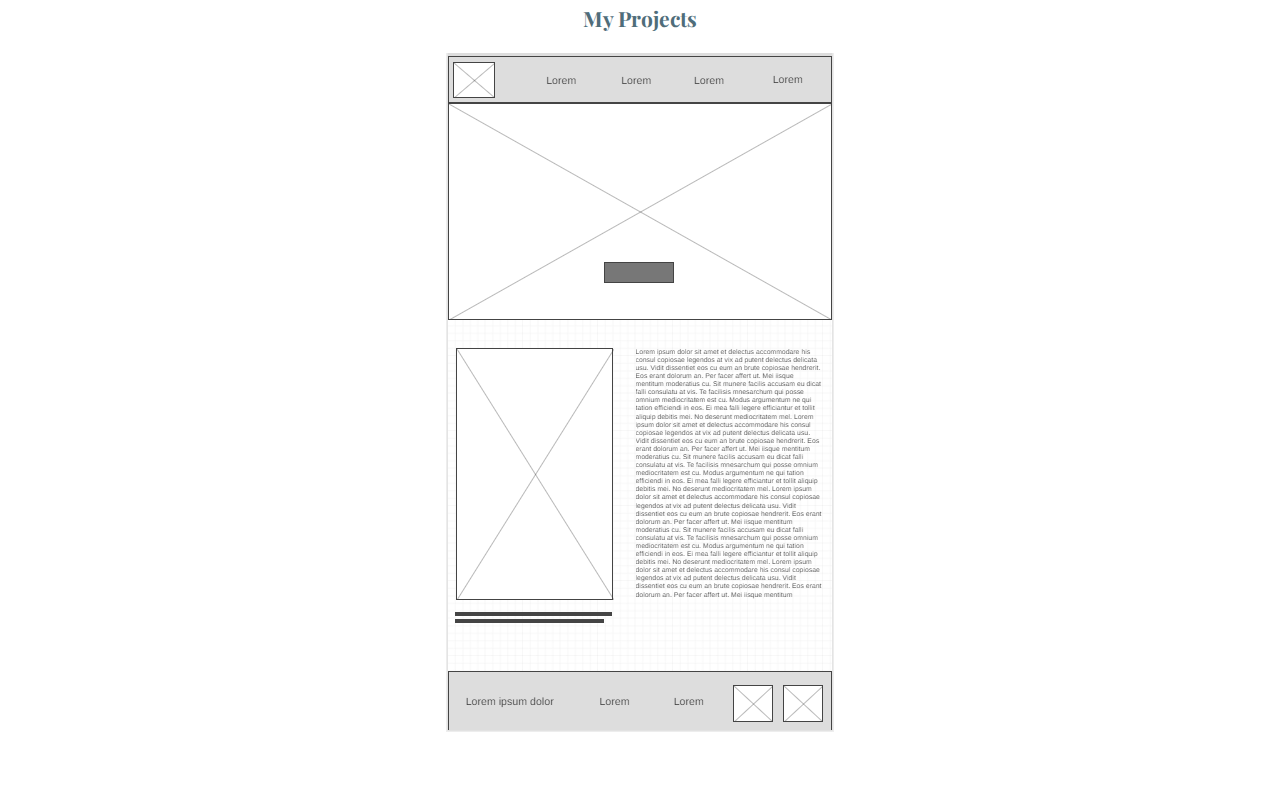
<file: portfolio/site-plan.html>
<!DOCTYPE html>
<html lang="en-us">
    
  <head>
    <meta charset="utf-8">
    <title>Site Plan</title>
    <link type="text/css" rel="stylesheet" href="styles/site-plan.css">
  </head>

  <body>
    <header>
      <h1>My Portfolio Site Plan</h1>
      <h2>Arthur Bitgue</h2>
      <h2>WDD 130-Section A3</h2>
      <!-- In the header above, add the name or your site, your name and class number. For example if you are in section 3 you would put WDD 130.03 -->
    </header>
    <main>

      <!-- ------------------------Steps 2-3------------------------------ -->
      <hr>
      <h2>Overview</h2>
      <h3>Purpose</h3>
      <p>The purpose of my portfolio web page is to showcase my skills, creativity, and past projects as a web designer. Through an engaging and visually appealing design, I aim to demonstrate my expertise in creating user-friendly and aesthetically pleasing websites, attracting potential clients or employers.</p>  <!-- change this -->


      <h3>Audience</h3>
      <p>The ideal audience would typically include potential clients, employers, or anyone interested in evaluating my web design skills and portfolio. This could include individuals or businesses seeking web design services, recruiters or hiring managers looking for talented web designers, or fellow professionals in the web design industry who want to explore my work and potential collaboration opportunities.</p>  <!-- change this -->

      <hr>
      <h2>Branding</h2>
      <h3>Website Logo</h3>
      <!-- Replace this with some sort of logo for your site.  A logo can be as simple as the name of your site in a nice font :) -->
      <img src="images/worldweb_logo.png" alt="Logo image">
      <hr>
      <h2>
        Style Guide
      </h2>

      <!-- ------------------------Steps 4-8------------------------------ -->

      <h3>
        Color Palette
      </h3>
      <!--  The colors you choose for a website are one of the most important decisions you will make. Follow the instructions on the activity in iLearn then return and replace the color codes below with the hex color codes (the 6 digit numbers that show at the bottom of each color) for the colors you have chosen below.  You should have at least 2 colors but do not have to fill in all 4 if you do not need them.  -->

      <!-- Copy and paste the URL to your finished palette below Make sure to paste it into both spots -->
      Palette URL: <a href="https://coolors.co/6f7364-e8dab2-4f6d7a-c0d6df-eaeaea" target="_blank">https://coolors.co/6f7364-e8dab2-4f6d7a-c0d6df-eaeaea</a>


      <table class="colors">
        <tr><th>Primary</th>
            <th>Secondary</th>
            <th>Accent 1</th>
            <th>Accent 2</th>
            <th>Accent 3</th>
        </tr>
        <!-- Replace the numbers in the boxes below with your hex color codes. Then switch to the site-plan.css file and change your colors there as well. -->
        <tr>
            <td class="primary">#6f7364</td>
            <td class="secondary">#e8dab2</td>
            <td class="accent1">#4f6d7a</td>
            <td class="accent2">#c0d6df</td>
            <td class="accent3">#eaeaea</td>
        </tr>
      </table>

      <!-- ------------------------Step 9------------------------------ -->

      <h3>
        Typography
      </h3>
      <!-- Choose a font for your paragraphs (body copy) and headlines. What font(s) have you chosen? Why did you choose what you did?  Make sure to review the list of web safe fonts at W3Schools.org as a starting point.  Think also about which of your colors above you might use for background and font colors. -->

      <h4>
        Heading Font: Playfair Display  <!-- change this -->
      </h4>
      <h4>
        Paragraph Font: Lato  <!-- change this -->
      </h4>
      <h3>
        Normal paragraph example
      </h3>
      <p>
        Lorem ipsum dolor sit amet, consectetur adipiscing elit, sed do eiusmod tempor incididunt ut labore et dolore magna aliqua. Ut enim ad minim veniam, quis nostrud exercitation ullamco laboris nisi ut aliquip ex ea commodo consequat. Duis aute irure dolor in reprehenderit in voluptate velit esse cillum dolore eu fugiat nulla pariatur. Excepteur sint occaecat cupidatat non proident, sunt in culpa qui officia deserunt mollit anim id est laborum.
      </p>
      <h3>
        Colored paragraph example
      </h3>
      <p class="colored">
        Lorem ipsum dolor sit amet, consectetur adipiscing elit, sed do eiusmod tempor incididunt ut labore et dolore magna aliqua. Ut enim ad minim veniam, quis nostrud exercitation ullamco laboris nisi ut aliquip ex ea commodo consequat. 
      </p>

      <!-- ------------------------Step 10------------------------------ -->

      <h3>
        Navigation
      </h3>
      <!-- Think about how you want your navigation bar to look. In the site-plan.css file change the colors to your colors to get the look you desire. --> 
      <nav>
        <a href="#">Home</a>
        <a href="#">My Skills</a>
        <a href="#">My Projects</a>
      </nav>
      <hr>
      <h2>
        Site Map
      </h2>
      <div class="sitemap">
        <div class="sm-home">
          Home
        </div>
        <div class="sm-page2">
          My Skills <!-- change this -->
        </div>
        <div class="sm-page3">
          My Projects  <!-- change this -->
        </div>

        <div class="top">
          &nbsp;
        </div>
        <div class="left">
          &nbsp;
        </div>
        <div class="right">
          &nbsp;
        </div>

      </div>

      <!-- --------Content Section -------------- -->
      <hr>
      <h2>
        Content
      </h2>
      <h3>Home page</h3>
      <p>
        
Home Page: About Me
<br>
<br>
Welcome to my portfolio! I am a budding web designer who is passionate about creativity, growth, and delivering exceptional web design solutions. Throughout my journey in the field of web design, I have embraced the opportunity to continuously learn, adapt, and push the boundaries of my abilities. This portfolio represents the beginning of an exciting adventure where each project serves as a stepping stone toward mastery.
<br>
<br>
Embarking on a Journey of Learning:
<br>
<br>
As a web designer, I understand that the field is constantly evolving. I am committed to immersing myself in the intricacies of design principles, user experience, and coding techniques. While I may be a newbie, my passion and dedication fuel my determination to excel. This portfolio is a testament to my enthusiasm for learning and my eagerness to refine my skills.
<br>
<br>
My First Website Creation:
<br>
<br>
The centerpiece of this portfolio is my very first website creation in collaboration with BYU Idaho. This project allowed me to apply the foundational knowledge I have gained and put my creativity into action. While it may not possess the complexity of more seasoned designers, it serves as a starting point from which I have grown and learned valuable lessons. I am proud to present this website as a testament to my eagerness to take on new challenges and deliver quality work.
<br>
<br>
Embracing the Learning Process:
<br>
<br>
As a newbie in web design, I embrace the learning process and the inevitable learning curves that come with it. Every step I take is an opportunity for growth, and I approach my craft with an open mind and a willingness to learn from both successes and challenges. Through this portfolio, I aim to document my progress, reflect on the lessons learned, and share my insights as I evolve as a web designer. I invite you to join me on this journey of growth and exploration.
<br>
<br>
Looking Toward the Future:
<br>
<br>
While this portfolio showcases my first website creation, it also represents my aspirations for the future. I am excited about the possibilities that lie ahead as I continue to enhance my skills and take on new projects. With each experience, I am committed to delivering websites that not only meet the expectations of my clients but exceed them. I eagerly anticipate expanding my portfolio with diverse projects that demonstrate my growth, creativity, and dedication to delivering exceptional web design solutions.
<br>
<br>
Let's Collaborate and Grow Together:
<br>
<br>
Thank you for visiting my portfolio and taking the time to explore my journey as a newbie web designer. I am passionate about collaborating with individuals and businesses that value fresh perspectives and the drive for continuous improvement. If you are seeking a designer who is eager to learn, adapt, and bring your ideas to life, I would be thrilled to connect with you. Let's embark on a collaborative journey where we can grow together and create innovative and impactful websites. Reach out to me today, and let's start turning your vision into a reality.
      </p>
      <p>Images for the Home page</p>
        <img src=images/homepage.jpg alt="image for homepage">
        <img src=images/profile_pic.jpg alt="image for homepage">

      </ul>
      <h3>My Skills</h3>
      <p>
        Unleashing the Power of Web Development: My Skills in HTML, CSS, JavaScript, and Python.
        <br>
        <br>
        In today's fast-paced digital age, a diverse skill set in web development and programming is crucial to succeed in the ever-evolving field of web design. In this dynamic industry, I possess a range of skills that span across HTML, CSS, JavaScript, and Python. These proficiencies empower me to create dynamic and interactive websites and applications, bringing innovative ideas to life and delivering high-quality solutions.
<br>
<br>
HTML - Building the Foundation
<br>
<br>
HTML, often referred to as the backbone of web development, enables me to build the foundation of web pages. With proficiency in HTML, I can create structured and well-organized web elements, ensuring a seamless user experience. By employing clean and semantic markup, I optimize the visibility of content for search engines and improve accessibility for users relying on assistive technologies.
<br>
<br>
CSS - Enhancing the Visuals
<br>
<br>
CSS serves as a powerful tool for enhancing the visuals of web pages. Leveraging CSS, I can apply styles, design layouts, and create visually appealing interfaces. By utilizing CSS frameworks and preprocessors, I streamline the implementation of responsive designs, enhance performance, and deliver consistent user experiences across different devices. The ability to transform static designs into captivating and engaging websites is one of the key strengths I bring to web development projects.
<br>
<br>
JavaScript - Adding Interactivity
<br>
<br>
JavaScript, a versatile scripting language, adds interactivity and dynamic functionality to websites and web applications. With JavaScript, I can create interactive user interfaces, handle events, manipulate data, and communicate with APIs. This allows for the development of features such as form validation, animations, and real-time updates, enhancing the user experience and providing a seamless flow of information.
<br>
<br>
Python - Versatility and Efficiency
<br>
<br>
Python is a versatile programming language known for its simplicity and readability. I utilize Python for various purposes, including web development, data analysis, and automation tasks. With Python, I can build server-side applications, work with databases, perform data manipulation and analysis, and develop scripts to streamline workflows.
<br>
<br>
Conclusion
<br>
<br>
I am committed to continuously learning and improving my skills. I am passionate about staying updated with the latest trends and technologies in web design and development. With each project, I approach challenges with a growth mindset, leveraging my existing knowledge while pushing the boundaries of my abilities to deliver exceptional web experiences.
<br>
<br>
In summary, my skills in HTML, CSS, JavaScript, and Python equip me to undertake a variety of web development projects. I am enthusiastic about the opportunity to collaborate and contribute to the ever-changing landscape of web design, creating meaningful and impactful solutions that captivate users and meet the unique needs of businesses. With a strong foundation and a drive for continuous improvement, I am excited to embark on this journey and make a lasting impact in the field of web design.
      </p>
      <p>Images for the Page 2</p>
        <img src=images/subpage_skills.jpg alt="image for My Skills">
        <img src=images/subpage_skills2.jpg alt="image for My Skills">

      </ul>
      <h3>My Projects</h3>
      <p>
        "White Water Rafting Site: Showcasing my Applied Technology Skills at BYU-Idaho"
        <br>
        <br>
        Introduction
        <br>
        <br>
        Welcome to the "Projects" page of my portfolio website, where I proudly present the diverse range of projects I have undertaken as an Applied Technology student at BYU-Idaho. This page serves as a showcase of my practical experience and skills, highlighting the projects I have completed throughout my studies. One notable project featured on this page is the creation of the "White Water Rafting Site," developed as part of my coursework in the subject WDD-130 Web Fundamentals.
        <br>
        <br>
White Water Rafting Site: 
<br>
<br>
In this paragraph, I focus on the specific project, the "White Water Rafting Site," which I developed as part of my coursework in the subject WDD-130 Web Fundamentals at BYU-Idaho. I highlight the significance of this project and its relevance to my applied technology studies. By showcasing my ability to apply web development principles and skills learned in the course, I demonstrate my competency in creating engaging and functional websites.
<br>
<br>
Project Goals and Objectives: 
<br>
<br>
This section delves into the goals and objectives of the "White Water Rafting Site" project. I discuss how the project aimed to create an immersive online platform that effectively conveys the excitement and adventure of white water rafting and other activities. I emphasize the importance of incorporating key features such as captivating visuals, informative content, and user-friendly navigation. By outlining the project's objectives, I showcase my ability to align web development with specific goals and target audience expectations.
<br>
<br>
Design and Development Process: 
<br>
<br>
Here, I provide insights into the design and development process of the "White Water Rafting Site. I highlight the technologies and tools employed, showcasing my proficiency in HTML, CSS, and other relevant technologies. By describing my systematic approach to designing and developing the website, I demonstrate my understanding of web development principles and my ability to translate them into a fully functional project.
<br>
<br>
Website Features and Functionality: 
<br>
<br>
This paragraph focuses on the key features and functionality of the "White Water Rafting Site." I describe the engaging multimedia elements, such as high-quality images and videos, that showcase the thrill of rafting and the beauty of the surrounding environment. I emphasize the user-centric design, intuitive navigation, and responsive layout that enhance the user experience. By highlighting these features, I showcase my ability to create visually appealing and user-friendly websites.
<br>
<br>
Project Outcomes and Impact: 
<br>
<br>
In this section, I discuss the outcomes and impact of the "White Water Rafting Site" project. I highlight the positive reception from users, increased website traffic, and any other notable metrics that demonstrate the success of the project. Additionally, I address the feedback I received from my instructor and how it influenced subsequent iterations or updates to the website. By showcasing the project's outcomes and impact, I demonstrate my ability to create effective and impactful web solutions.
<br>
<br>
Conclusion: 
<br>
<br>
The "Projects" page of my portfolio website highlights the diverse range of projects I have completed as an Applied Technology student at BYU-Idaho. One standout project is the "White Water Rafting Site," developed during my studies in the subject WDD-130 Web Fundamentals. Through this project, I applied my web development skills to create an engaging website that effectively promotes the thrill and adventure of white water rafting and other activities. By featuring this project in my portfolio, I aim to showcase my practical abilities, creativity, and commitment to delivering compelling web solutions.

      </p>
      <p>Images for the Page 3</p>
        <img src=images/working_computer.jpg alt="image for My Projects">
        <img src=images/subpage_projects2.png alt="image for My Projects">

      </ul>
      <hr>
      <h2>
        Wireframes
      </h2>

      <h3>Home</h3>
  
      <img src=images/portfolio_wireframe2.png alt="home page wireframe">

      <h3>My Skills</h3>
      
      <img src=images/portfolio_wireframe2.png alt="page 2 wireframe">

      <h3>My Projects</h3>
    
      <img src=images/Projects2.png alt="page 3 wireframe">
    </main>
  </body>

</html>
</file>
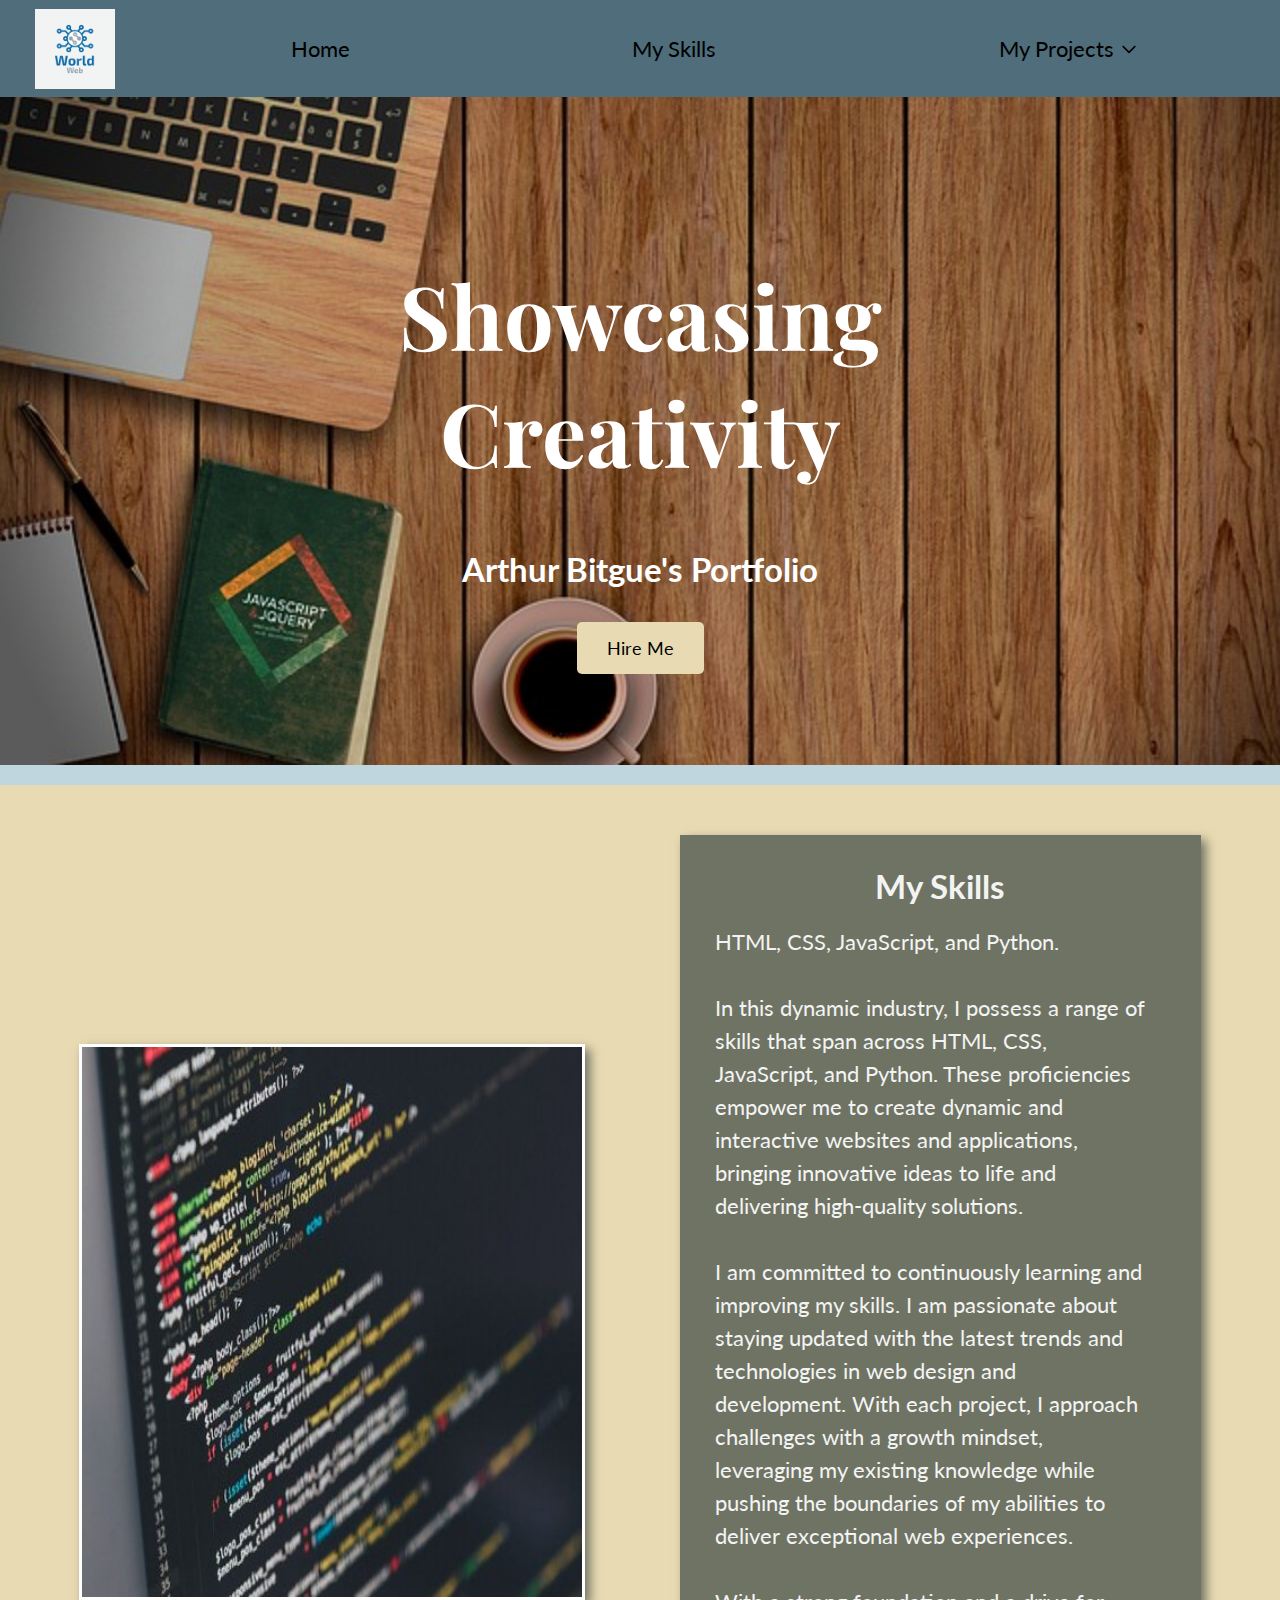
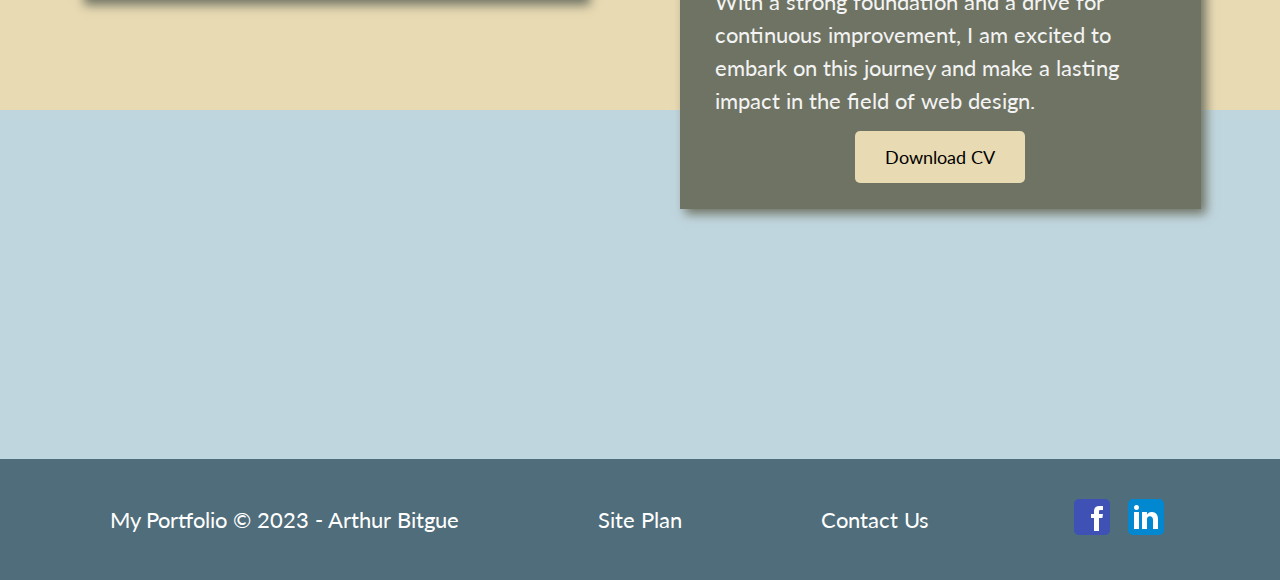
<file: portfolio/skills.html>
<!DOCTYPE html>

<html lang="en">

    <head>
        <meta charset="UTF-8">
        <meta http-equiv="X-UA-Compatible" content="IE=edge">
        <meta name="viewport" content="width=device-width, initial-scale=1.0">
        <title>Portfolio | Home</title>
        <link rel="stylesheet" href="styles/style.css">
    </head>
    <body>
        <div id="content">
            <header>
                <a id="logo_link" href="index.html">
                    <img class="logo" src="images/worldweb_logo.png" alt="Portfolio Logo">
                </a>
                <nav>
                    <a href="index.html">Home</a>
                    <a href="skills.html">My Skills</a>
                    <div class="dropdown">
                        <a class="dropbtn" href="projects.html">My Projects
                            <svg class="chevron" xmlns="http://www.w3.org/2000/svg" fill="none" viewBox="0 0 24 24" stroke="currentColor">
                                <path stroke-linecap="round" stroke-linejoin="round" stroke-width="2" d="M19 9l-7 7-7-7" />
                            </svg>
                        </a>
                        <div class="dropdown-content">
                            <a href="#">Project 1</a>
                            <a href="#">Project 2</a>
                            <a href="#">Project 3</a>
                        </div>
                    </div>
                </nav>
            </header>
                <div id="hero">
                    <div id="hero-box">
                        <img id="hero-img" src="images/skills.jpg" alt="Wireframe Image">
                    </div>
                    <section id="hero-msg">
                        <h1 class="home-title">Showcasing Creativity</h1>
                        <h4>Arthur Bitgue's Portfolio </h4>
                        <div class='button-box'>
                            <a class='Hire_Me' href="contactus.html">Hire Me</a>
                        </div>
                    </section>
                </div>
            <main class="home-grid">
                <div id="background_skills"></div> 
                    <img class="program" src="images/subpage_skills2.jpg" alt="Programming Language Image">
                <section class="msg">
                    <h2>My Skills</h2>
                    <p>HTML, CSS, JavaScript, and Python.
                        <br>
                        <br>
                        In this dynamic industry, I possess a range of skills that span across HTML, CSS, JavaScript, and Python. These proficiencies empower me to create dynamic and interactive websites and applications, bringing innovative ideas to life and delivering high-quality solutions.
                        <br>
                        <br>
                        I am committed to continuously learning and improving my skills. I am passionate about staying updated with the latest trends and technologies in web design and development. With each project, I approach challenges with a growth mindset, leveraging my existing knowledge while pushing the boundaries of my abilities to deliver exceptional web experiences.
                        <br>
                        <br>
                        With a strong foundation and a drive for continuous improvement, I am excited to embark on this journey and make a lasting impact in the field of web design. </p>
                        <a download="Arthur Bitgue Resume" class='Download_CV' href="images/Arthur_Bitgue_Resume.pdf">Download CV</a>
                </section>
            </main>
            <footer>
                <p>My Portfolio  &copy; 2023 - Arthur Bitgue</p>
                <p><a href="site-plan.html">Site Plan</a></p>
                <p><a href="contactus.html">Contact Us</a></p>
                <div class="social">
                    <a href="https://facebook.com" target="_blank">
                        <img src="images/facebook.png" alt="fb icon">
                    </a>
                    <a href="https://linkedin.com" target="_blank">
                        <img src="images/linkedin.png" alt="linkedin icon">
                    </a>
                </div>
            </footer>    
        </div>
    </body>

</html>
</file>
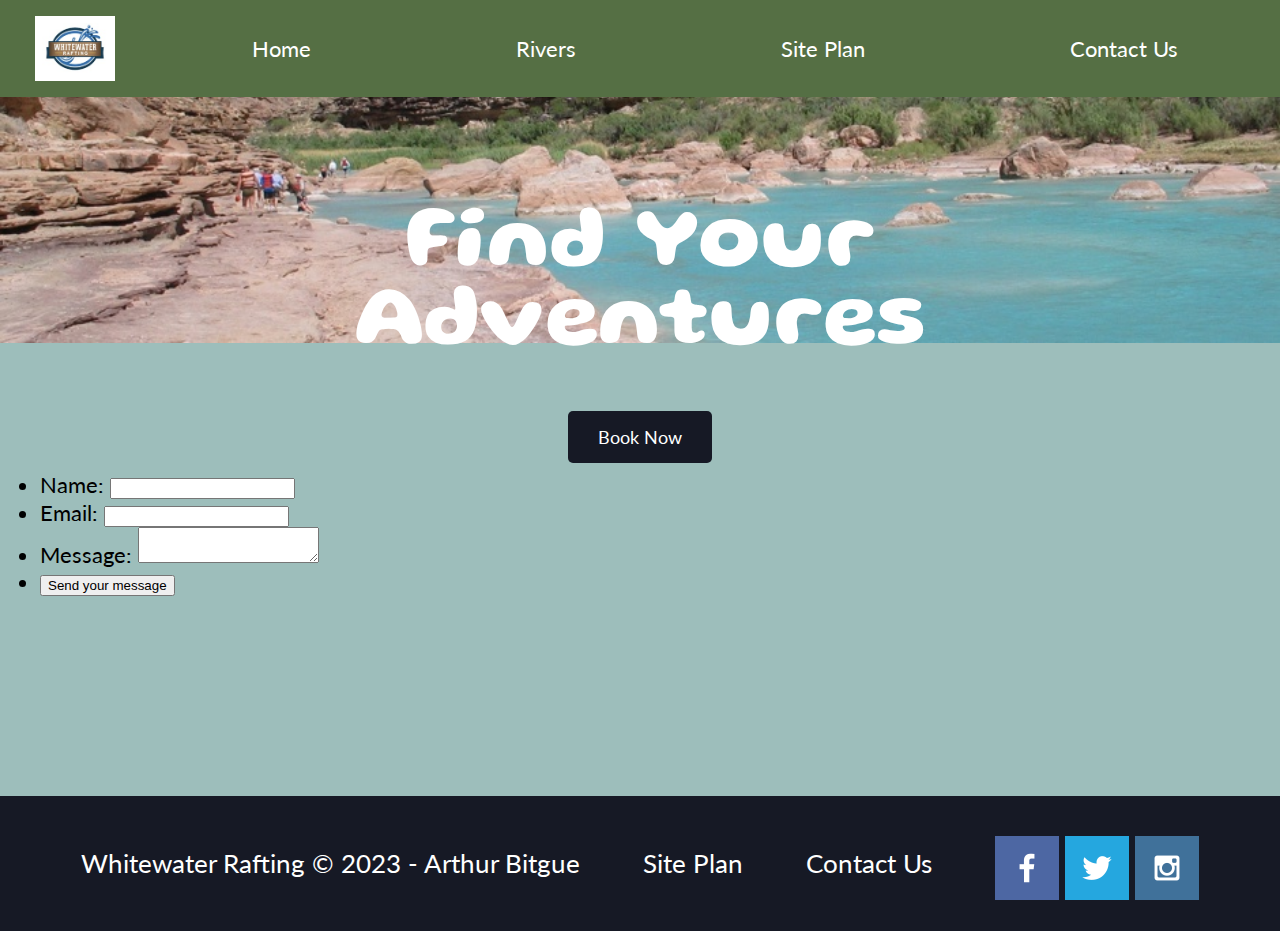
<file: wwr/contactus.html>
<!DOCTYPE html>

<html lang="en">

    <head>
        <meta charset="UTF-8">
        <meta http-equiv="X-UA-Compatible" content="IE=edge">
        <meta name="viewport" content="width=device-width, initial-scale=1.0">
        <title>Contact Us</title>
        <link rel="stylesheet" href="styles/style.css">
    
    </head>
    <body>
        <div id="content">
            <header>
                <a id="logo_link" href="index.html">
                    <img class="logo" src="images/Picture1.jpg" alt="Whitewater Rafting Logo">
                </a>
                <nav>
                    <a href="index.html">Home</a>
                    <a href="#">Rivers</a>
                    <a href="site-plan-rafting.html">Site Plan</a>
                    <a href="contactus.html">Contact Us</a>
                </nav>
            </header>
            <div id="hero">
                <div id="hero-box">
                    <img id="hero-img" src="images/littlecolorado-wide.jpg" alt="Colorado River">
                </div>
                <section id="hero-msg">
                    <h1 class="river-title">Find Your Adventures</h1>
                    <div class='button-box'>
                        <a class='book' href="contactus.html">Book Now</a>
                    </div>
                </section>
            </div>
            <main>
                <div id="feedback"></div>

                <form action="/my-handling-form-page" method="post">
                    <ul>
                      <li>
                        <label for="name">Name:</label>
                        <input type="text" id="name" name="user_name" />
                      </li>
                      <li>
                        <label for="mail">Email:</label>
                        <input type="email" id="mail" name="user_email" />
                      </li>
                      <li>
                        <label for="msg">Message:</label>
                        <textarea id="msg" name="user_message"></textarea>
                      </li>
                      <li class="button">
                        <button type="submit">Send your message</button>
                      </li>
                    </ul>
                  </form>
            </main>
            <footer>
                <p>Whitewater Rafting  &copy; 2023 - Arthur Bitgue</p>
                <p><a href="site-plan-rafting.html">Site Plan</a></p>
                <p><a href="contactus.html">Contact Us</a></p>
                <div class="social">
                    <a href="https://facebook.com" target="_blank">
                        <img src="images/facebook.png" alt="fb icon">
                    </a>
                    <a href="https://twitter.com" target="_blank">
                        <img src="images/twitter.png" alt="twitter icon">
                    </a>
                    <a href="https://instagram.com" target="_blank">
                        <img src="images/instagram.png" alt="instagram icon">
                    </a>
                </div>
            </footer>  
              
        </div>
        <script>
            // get the feedback div element so we can do something with it.
            const feedbackElement = document.getElementById("feedback");
            // get the form so we can read what was entered in it.
            const formElement = document.forms[0];
            // add a 'listener' to wait for a submission of our form. When that happens run the code below.
            formElement.addEventListener("submit", function(e) {
                // stop the form from doing the default action.
                e.preventDefault();
                // set the contents of our feedback element to a message letting the user know the form was submitted successfully. Notice that we pull the name that was entered in the form to personalize the message!
                feedbackElement.innerHTML = 'Hello '+ formElement.user_name.value +'! Thank you for your message. We will get back with you as soon as possible!';
                // make the feedback element visible.
                feedbackElement.style.display = "block";
                // add a class to move everything down so our message doesn't cover it.
                document.body.classList.toggle('moveDown');
            });
        </script>
        
    </body>

</html>
</file>
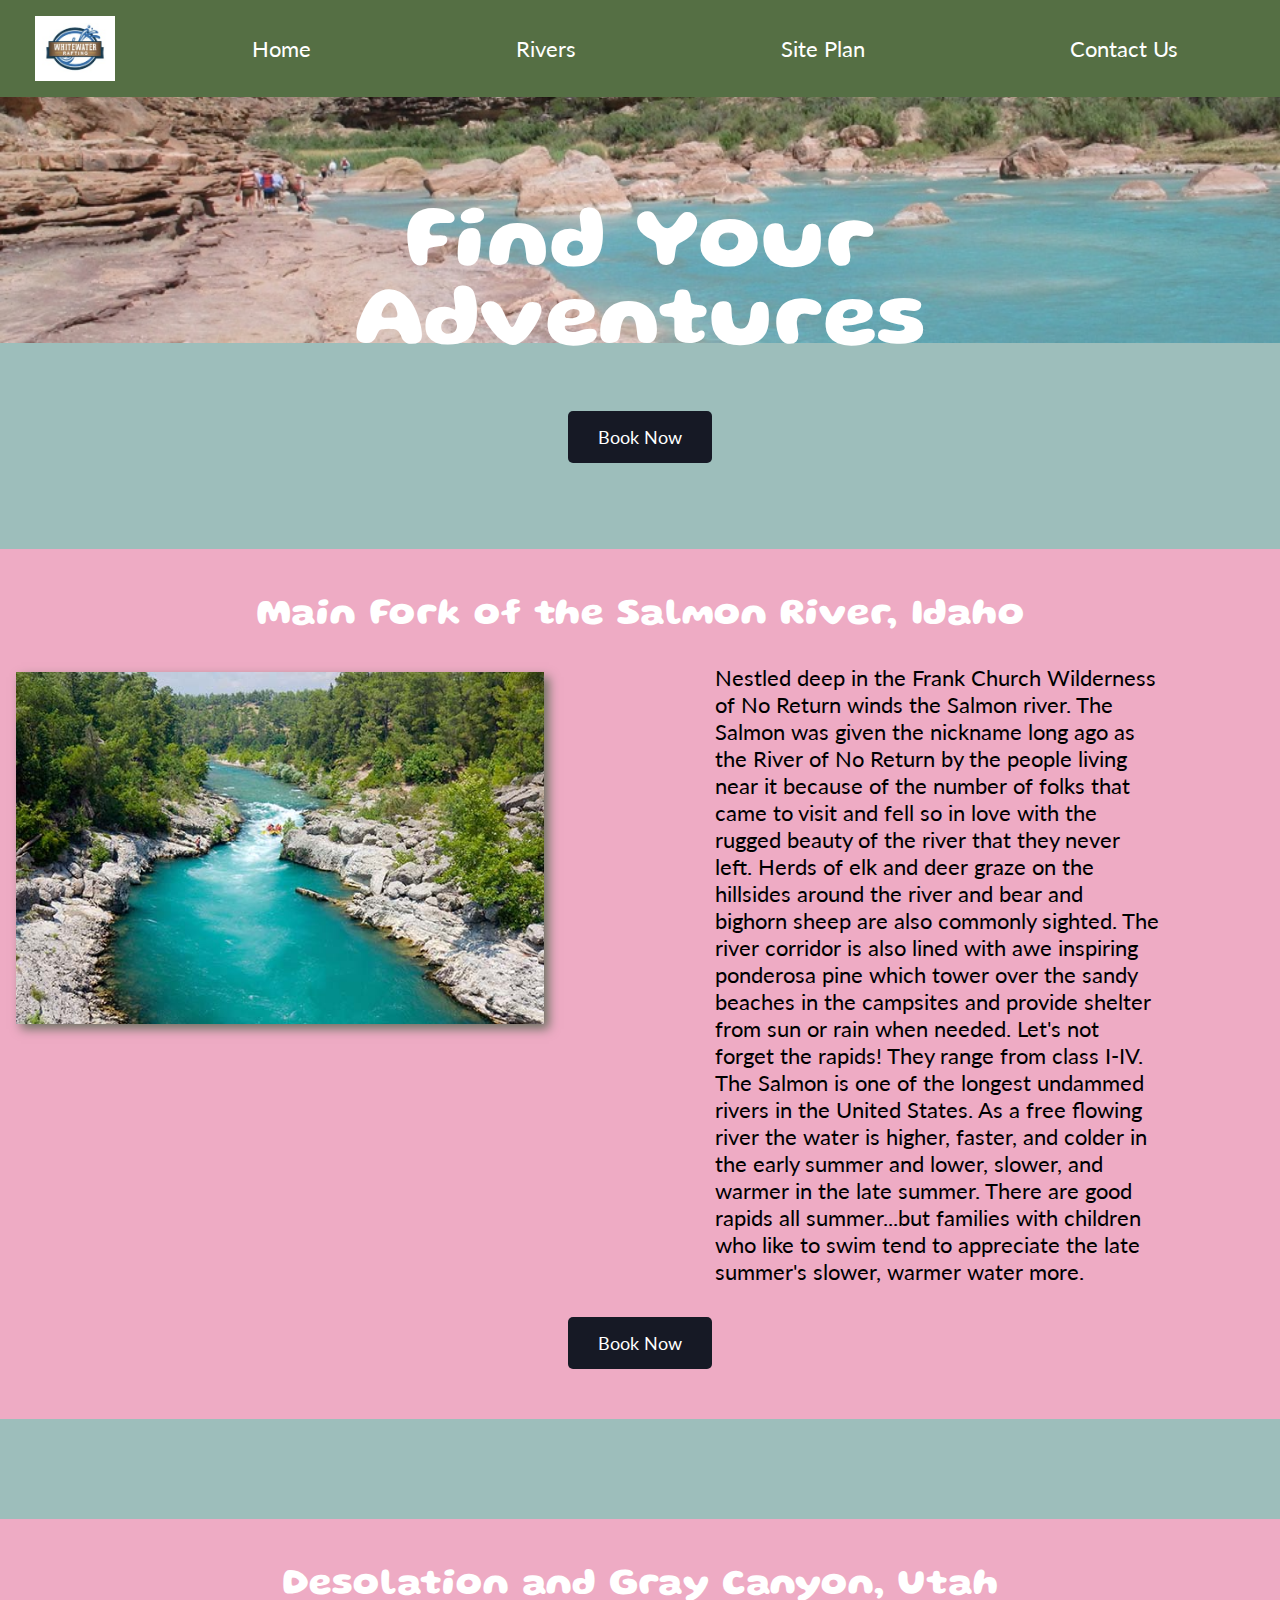
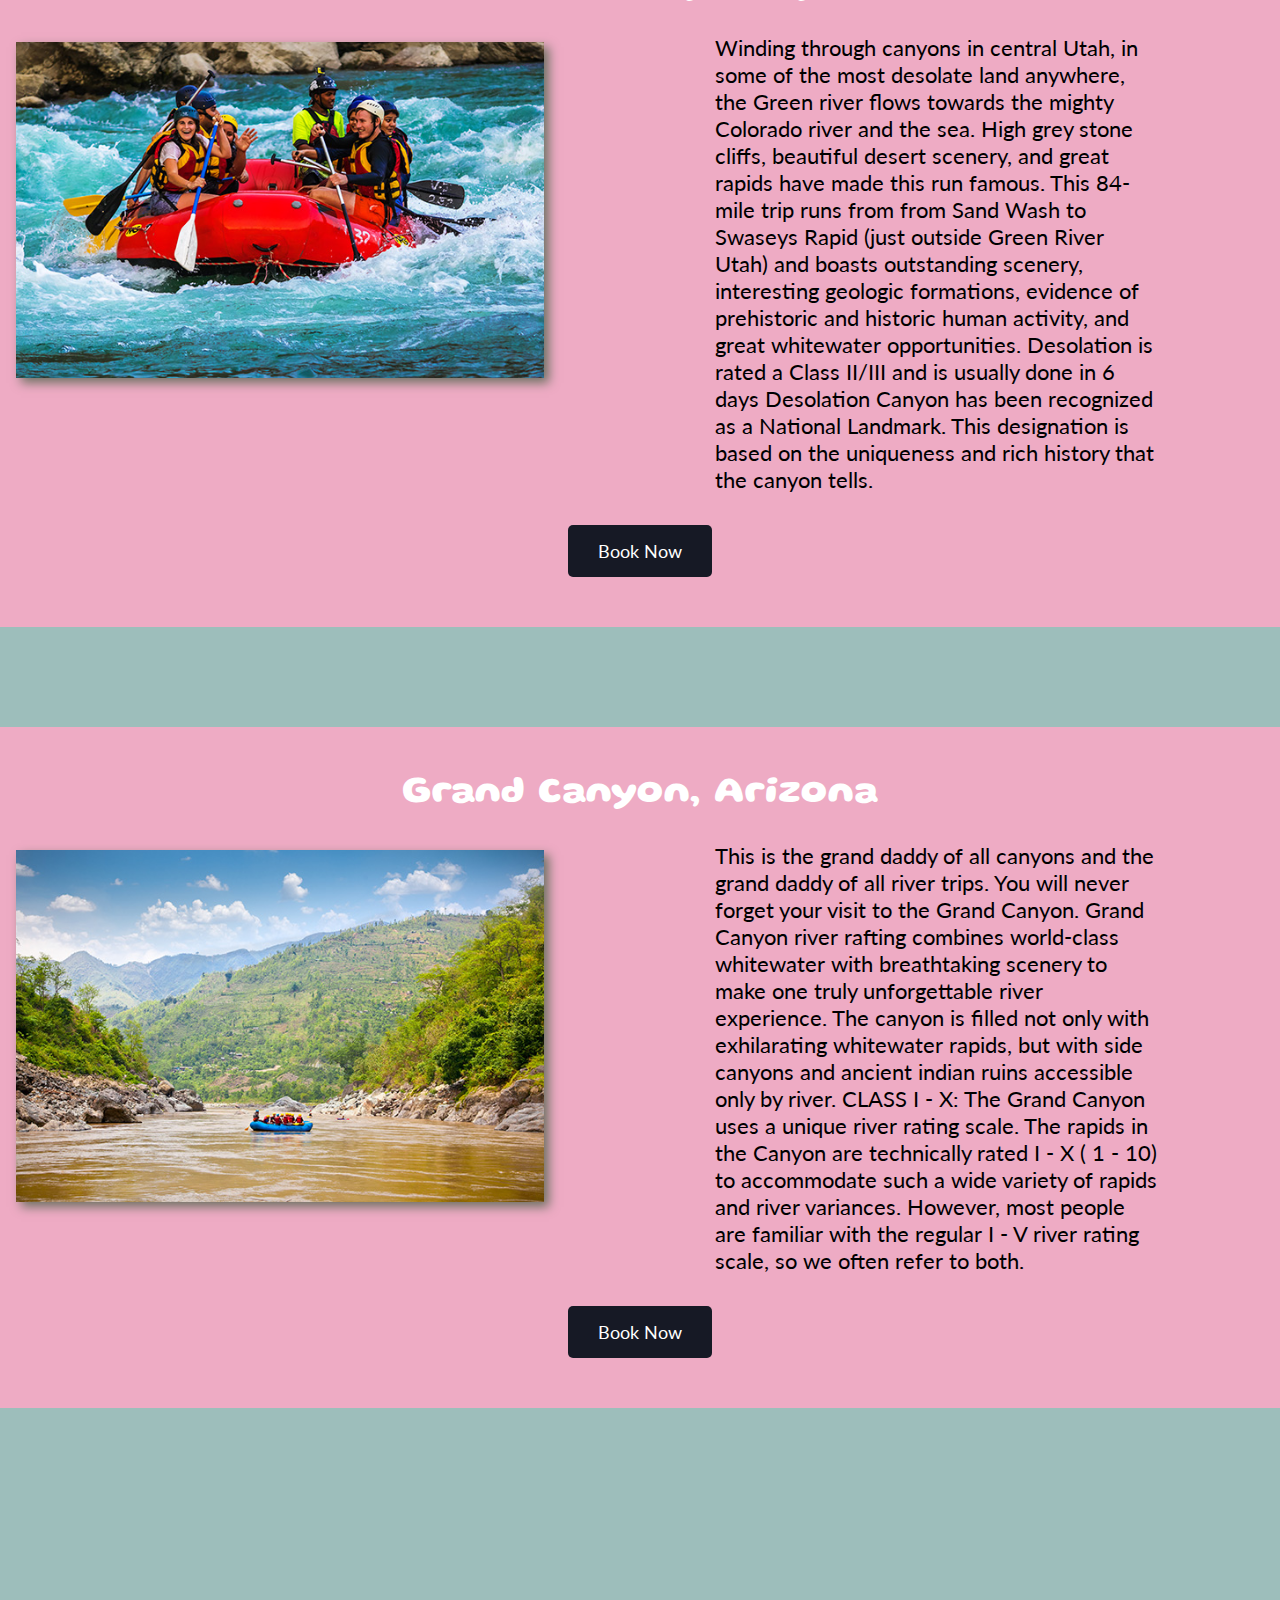
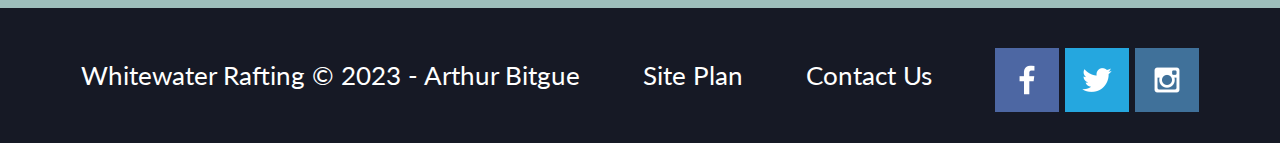
<file: wwr/rivers.html>
<!DOCTYPE html>

<html lang="en">

    <head>
        <meta charset="UTF-8">
        <meta http-equiv="X-UA-Compatible" content="IE=edge">
        <meta name="viewport" content="width=device-width, initial-scale=1.0">
        <title>Rivers</title>
        <link rel="stylesheet" href="styles/style.css">
    </head>
    <body>
        <div id="content">
            <header>
                <a id="logo_link" href="index.html">
                    <img class="logo" src="images/Picture1.jpg" alt="Whitewater Rafting Logo">
                </a>
                <nav>
                    <a href="index.html">Home</a>
                    <a href="#">Rivers</a>
                    <a href="site-plan-rafting.html">Site Plan</a>
                    <a href="contactus.html">Contact Us</a>
                </nav>
            </header>
            <div id="hero">
                <div id="hero-box">
                    <img id="hero-img" src="images/littlecolorado-wide.jpg" alt="Colorado River">
                </div>
                <section id="hero-msg">
                    <h1 class="river-title">Find Your Adventures</h1>
                    <div class='button-box'>
                        <a class='book' href="contactus.html">Book Now</a>
                    </div>
                </section>
            </div>
            <main class="river-grid">
                <section class="river idaho">
                    <img class="River-img idaho-pic" src="images/rafting58_600.jpg" alt="Main Fork of the Salmon River, Idaho River">
                    <h2>Main Fork of the Salmon River, Idaho</h2>
                    <p>Nestled deep in the Frank Church Wilderness of No Return winds the Salmon river. The Salmon was given the nickname long ago as the River of No Return by the people living near it because of the number of folks that came to visit and fell so in love with the rugged beauty of the river that they never left.

                        Herds of elk and deer graze on the hillsides around the river and bear and bighorn sheep are also commonly sighted. The river corridor is also lined with awe inspiring ponderosa pine which tower over the sandy beaches in the campsites and provide shelter from sun or rain when needed.
                        
                        Let's not forget the rapids! They range from class I-IV. The Salmon is one of the longest undammed rivers in the United States. As a free flowing river the water is higher, faster, and colder in the early summer and lower, slower, and warmer in the late summer. There are good rapids all summer...but families with children who like to swim tend to appreciate the late summer's slower, warmer water more. </p>
                    <a class="rvr-btn book" href="contactus.html">Book Now</a>
                    </section>
                <section class="river utah-pic">
                    <img class="River-img utah" src="images/rafting17_600.jpg" alt="Desolation and Gray Canyon, Utah River">
                    <h2>Desolation and Gray Canyon, Utah</h2>
                    <p>Winding through canyons in central Utah, in some of the most desolate land anywhere, the Green river flows towards the mighty Colorado river and the sea. High grey stone cliffs, beautiful desert scenery, and great rapids have made this run famous. This 84-mile trip runs from from Sand Wash to Swaseys Rapid (just outside Green River Utah) and boasts outstanding scenery, interesting geologic formations, evidence of prehistoric and historic human activity, and great whitewater opportunities.

                        Desolation is rated a Class II/III and is usually done in 6 days
                        
                        Desolation Canyon has been recognized as a National Landmark. This designation is based on the uniqueness and rich history that the canyon tells. </p>
                    <a class="rvr-btn book" href="contactus.html">Book Now</a>
                </section>
                <section class="river arizona-pic">
                    <img class="River-img arizona" src="images/rafting43_600.jpg" alt="Grand Canyon, Arizona River">
                    <h2>Grand Canyon, Arizona</h2>
                    <p>This is the grand daddy of all canyons and the grand daddy of all river trips. You will never forget your visit to the Grand Canyon.

                        Grand Canyon river rafting combines world-class whitewater with breathtaking scenery to make one truly unforgettable river experience. The canyon is filled not only with exhilarating whitewater rapids, but with side canyons and ancient indian ruins accessible only by river.
                        
                        CLASS I - X: The Grand Canyon uses a unique river rating scale. The rapids in the Canyon are technically rated I - X ( 1 - 10) to accommodate such a wide variety of rapids and river variances. However, most people are familiar with the regular I - V river rating scale, so we often refer to both. </p>
                    <a class="rvr-btn book" href="contactus.html">Book Now</a>
                </section>
            </main>
            <footer>
                <p>Whitewater Rafting  &copy; 2023 - Arthur Bitgue</p>
                <p><a href="site-plan-rafting.html">Site Plan</a></p>
                <p><a href="contactus.html">Contact Us</a></p>
                <div class="social">
                    <a href="https://facebook.com" target="_blank">
                        <img src="images/facebook.png" alt="fb icon">
                    </a>
                    <a href="https://twitter.com" target="_blank">
                        <img src="images/twitter.png" alt="twitter icon">
                    </a>
                    <a href="https://instagram.com" target="_blank">
                        <img src="images/instagram.png" alt="instagram icon">
                    </a>
                </div>
            </footer>    
        </div>
    </body>

</html>
</file>
<file: portfolio/styles/style.css>
@import url('https://fonts.googleapis.com/css2?family=Lato&family=Playfair+Display:wght@500&display=swap');

#content {
    max-width: 1600px;
    margin: 0 auto;
}
nav a {
    text-align: center;
    color: Black;
    text-decoration: none;
    padding: 35px;
}
#hero-msg h1, #hero-msg h4 {
    text-align: center;
}
main section {
    text-align: center;
}
#hero-img {
    width: 100%
}
nav {
    display: flex;
    justify-content: space-around;
}
nav a:hover {
    background-color: #161925;
    color: white;
}
.button-box {
    text-align: center;
}
.Hire_Me {
    background-color: #e8dab2;
    color: Black;
    text-decoration: none;
    font-size: 18px;
    padding: 15px 30px;
    margin-top: 50px;
    border-radius: 5px;
}
.Hire_Me:hover {
    background-color: #161925;
    color: White;
}
.Download_CV {
    background-color: #e8dab2;
    color: Black;
    text-decoration: none;
    font-size: 18px;
    padding: 15px 30px;
    margin-top: 50px;
    border-radius: 5px;
}
.Download_CV:hover {
    background-color: #161925;
    color: White;
}
body {
    background-color: #c0d6df;
    font-family: Lato, Helvetica, sans-serif;
    font-size: 22px;
    margin: 0;
    padding: 0;
    display: grid;
    place-items: center;
}
header {
    background-color:#4f6d7a;
    display: grid;
    grid-template-columns: 150px auto;
}
footer {
    background-color: #4f6d7a;
    color: white;
    padding: 25px 50px;
    margin-top: 200px;
    display: flex;
    justify-content: space-around;
    align-items: center;
}
footer a {
    color: white;
    text-decoration: none;
}
.logo {
    width: 80px;
}
.icon {
    width: 80px;
    padding-top: 10px;
}
h2 {
    margin: 0;
    ;
}
#logo_link {
    padding-top: 5px;
    justify-self: center;
    align-self: center;
}
#hero {
    display: grid;
    grid-template-columns: 1fr 3fr 1fr;
    margin-top: -100px;
}
#hero-box {
    grid-column: 1/4;
    grid-row: 1/3;
    z-index: -1;
}
#hero-msg {
    grid-column: 2/3;
    grid-row: 1/2;
    margin-top: 200px;
}
.home-title {
    color: White;
    font-family: "Playfair Display";
    font-size: 4em;
}
h4 {
    color: white;
    font-size: 1.5em;
}
.home-grid {
    display: grid;
    grid-template-columns: 1fr 1fr 1fr 1fr 1fr 1fr 1fr 1fr 1fr 1fr;
}
#background {
    height: 725px;
    background-color: #e8dab2;
    grid-column: 1/11;
    grid-row: 4/9;
}
.msg {
    background-color: #6f7364;
	line-height: 1.5em;
	padding: 35px;
	grid-column: 3/10;
	grid-row: 4/9;
	box-shadow: 5px 5px 10px 
#6f7364;
	color: #f3f3f3;
	margin: 50px 0 50px 30px;
}
.image {
    grid-column: 2/3;
    grid-row: 5/8;
    border: 3px solid white;
    width: 500px;
    border-radius: 10px;
    box-shadow: 5px 5px 10px #6f7364;
    margin-right: 30px;
}
.image:hover {
    opacity: .8;
    transform: scale(1.1);
}
p {
    text-align: left;
    margin-right: 20px;
}
main {
    margin-top: 15px;
    
}
 /*Code for dropdown nav bar */ 
 .dropdown {
    position: relative;
    display: inline-block;
}

.dropbtn {
    display: flex;
    align-items: center;
}

.chevron {
    width: 20px;
    height: 20px;
    margin-left: 5px;
    stroke: #000; /* Customize the color of the chevron */
}

.dropdown-content {
    display: none;
    position: absolute;
    background-color: #e8dab2;
    min-width: 160px;
    box-shadow: 0 8px 16px 0 rgba(0,0,0,0.2);
    z-index: 1;
}

.dropdown-content a {
    float: none;
    color: black;
    padding: 12px 16px;
    text-decoration: none;
    display: block;
    text-align: left;
  }
  

.dropdown:hover .dropdown-content {
    display: block;
}
.dropdown-content:hover {
    background-color: #e8dab2;
    color: white;
}

/* Code for the My Skills subpage*/

.program {
    grid-column: 2/3;
    grid-row: 5/8;
    border: 3px solid white;
    width: 500px;
    height: 550px;
    box-shadow: 5px 5px 10px #6f7364;
    margin-right: 65px;
    transition: transform .5s;
}

.program:hover {
    opacity: .8;
    transform: scale(1.1);
}

#background_skills{
    height: 925px;
    background-color: #e8dab2;
    grid-column: 1/11;
    grid-row: 4/9;
}

/*code for my My Projects subpage */

.project1_pic {
    grid-column: 2/3;
    grid-row: 5/8;
    border: 3px solid white;
    width: 400px;
    height: 700px;
    box-shadow: 5px 5px 10px #6f7364;
    margin-right: 65px;
    transition: transform .5s;
    margin-bottom: 40px;
}

#background_projects {
    height: 925px;
    background-color: #e8dab2;
    grid-column: 1/11;
    grid-row: 4/9;
}
.Click_Here {
    grid-column: 2/3;
    grid-row: 7/9;
    margin-bottom: 30px;
    margin-left: 120px;
    margin-right: 200px;
    background-color: white;
    color: Black;
    text-decoration: none;
    font-size: 18px;
    padding: 15px 30px;
    margin-top: 50px;
    border-radius: 5px;
}
.Click_Here:hover {
    background-color: #161925;
    color: White;
}

@media screen and (max-width: 900px) {
    #hero, .home-grid {
        display: block;
        height: auto;
    }
    nav, footer {
        flex-direction: column;
    }
    nav a {
        display: block;
        padding: 15px;
    }
    #hero {
        margin-top: 0;
    }
    #hero-msg {
        margin-top: 0;
    }
    #hero-msg h4 {
        display: none;
    }
    .home-title {
        font-size: 25px;
        color: #6f7364;
    }
    #background {
        display: none;
    }
    #background_skills {
        display: none;
    }
    #background_projects {
        display: none;
    }
    .image, .program, .project1_pic, .Click_Here, .msg {
        width: 80%;
        display: block;
        margin: 0 auto;
        
    }
    footer {
        margin-top: 25px;
    }
}
</file>
<file: portfolio2/styles/style.css>
@import url('https://fonts.googleapis.com/css2?family=Lato&family=Playfair+Display:wght@500&display=swap');

* {
    margin: 0;
    padding: 0;
    box-sizing: border-box;
    font-family: "Lato", "Playfair+display";
}
.header {
    position: fixed;
    top: 0;
    left: 0;
    width: 100%;
    padding: 20px 10%;
    background: transparent;
    display: flex;
    justify-content: space-between;
    align-items: center;
    z-index: 100;
}
.logo {
    font-size: 25px;
    color: #031450;
    text-decoration: none;
    font-weight: 700;
}
.navbar a {
    font-size: 18px;
    color: #fff;
    text-decoration: none;
    font-weight: 500;
    margin-left: 35px;
    transition: .3s;
}
.navbar a:hover,
.navbar a.active {
    color: #00abf0;
}
.home{
    height: 100vh;
    background: linear-gradient(-90deg, #031450 65%, #fff 35%);
    display: flex;
    justify-content: space-between;
    align-items: center;
    padding: 0 10%;
}
.home-image {
    display: flex;
    justify-content: center;
    align-items: center;
    width: 500px;
    height: 500px;
    background: #031450;
    border-radius: 50%;
    border: 25px solid #fff;
    outline: 25px solid #031450;
}
.home-image img {
    position: relative;
    width: 400px;
    height: 400px;
    border-radius: 50%;
}
.home-content {
    max-width: 600px;
    color: #fff;
    text-align: right;
}
.home-content h1 {
    font-size: 55px;
    line-height: 1.2;
}
.home-content h3 {
    font-size: 40px;
    color: transparent;
    -webkit-text-stroke: .5px #fff;
    background-image: linear-gradient(#00abf0, #00abf0);
    background-repeat: no-repeat;
    -webkit-background-clip: text;
    background-position: -410px 0;
    animation: animatetext 6s linear infinite;
}

@keyframes animatetext {
    0%,95%,100% {
        background-position: -410px 0;
    }
    65%,85% {
        background-position: 0 0;
    }
}
.home-content p {
    font-size: 16px;
    margin-top: 20px;
}
.home-sci {
    margin: 25px 0 40px;
}
.home-sci a {
    display: inline-flex;
    justify-content: center;
    align-items: center;
    width: 40px;
    height: 40px;
    background: transparent;
    border: 2px solid #fff;
    border-radius: 50%;
    font-size: 20px;
    color: #00abf0;
    text-decoration: none;
    margin-left: 12px;
    transition: .5s;
}
.home-sci a:hover {
    background: #00abf0;
    color: #fff;
    border-color: #00abf0;
    box-shadow: 0 0 10px #00abf0;
}
.btn {
    padding: 12px 35px;
    background: #00abf0;
    border-radius: 40px;
    font-size: 17px;
    color: #fff;
    text-decoration: none;
    font-weight: 600;
    letter-spacing: 1px;
    box-shadow: 0 0 10px #00abf0;
    transition: .5s;
}
.btn:hover {
    box-shadow: none;
}

@media screen and (max-width: 768px) {
    .header {
        padding: 10px 5%; /* Adjust header padding for smaller screens */
    }
    
    .navbar {
        flex-direction: column; /* Stack navigation links vertically for better mobile display */
        align-items: center; /* Center-align navigation links */
        background: rgba(0, 0, 0, 0.8); /* Add a background color for better readability */
        position: absolute;
        top: 70px; /* Adjust the position of the navigation for smaller screens */
        left: 0;
        right: 0;
        width: 100%;
        opacity: 0; /* Initially hide the navigation */
        transition: opacity 0.5s ease-in-out;
    }

    .navbar a {
        margin: 15px 0; /* Add spacing between navigation links */
        font-size: 20px; /* Increase font size for better readability */
    }

    .navbar.active {
        opacity: 1; /* Show the navigation when the mobile menu is activated */
        top: 100px; /* Adjust the position of the navigation when active */
    }

    .home {
        padding: 0 5%; /* Adjust padding for smaller screens */
    }

    .home-image {
        width: 300px; /* Reduce the size of the profile picture */
        height: 300px;
        border-width: 15px; /* Adjust border width */
    }

    .home-content h1 {
        font-size: 40px; /* Decrease font size for better mobile display */
    }

    .home-content h3 {
        font-size: 30px; /* Decrease font size for better mobile display */
    }

    .home-content p {
        font-size: 14px; /* Decrease font size for better mobile display */
    }
}
</file>
<file: wwr/styles/style.css>
@import url('https://fonts.googleapis.com/css2?family=Gluten&family=Lato&display=swap');

#content {
    max-width: 1600px;
    margin: 0 auto;
}
nav a {
    text-align: center;
    color: white;
    text-decoration: none;
    padding: 35px;
}
#hero-msg h1, #hero-msg h4 {
    text-align: center;
}
.button-box {
    text-align: center;
}
main section {
    text-align: center;
}
#background {
    height: 725px;
    background-color: #eeabc4;
    grid-column: 1/11;
    grid-row: 4/9;
}
body {
    background-color: #9dbebb;
    font-family: Lato, Helvetica, sans-serif;
    font-size: 22px;
    margin: 0;
    padding: 0;
}
header {
    background-color:#556f44;
    display: grid;
    grid-template-columns: 150px auto;
}
nav a:hover {
    background-color: #161925;
    color: white;
}
.book, .join {
    background-color: #161925;
    color: white;
    text-decoration: none;
    font-size: 18px;
    padding: 15px 30px;
    margin-top: 50px;
    border-radius: 5px;
}
.book:hover, .join:hover {
    background-color: #556f44;
    color: white;
}
.msg {
    background-color: #556f44;
    line-height: 1.5em;
    padding: 35px;
    grid-column: 6/10;
    grid-row: 6/7;
    box-shadow: 5px 5px 10px #6f7364;
}
footer {
    background-color: #161925;
}
.home-title {
    color: white;
    font-family: "Gluten","Helvetica", "sans-serif";
    font-size: 2em;
    margin-top: 10px;
}
h4 {
    color: white;
}
.msg h2 {
    color: white;
    font-family: "Gluten","Helvetica", "sans-serif";
}
.msg p {
    color: white;
    font-size: .8em;
    padding-bottom: 15px;
}
footer {
    color: white;
    padding: 25px 50px;
    margin-top: 200px;
    display: flex;
    justify-content: space-around;
    align-items: center;
}
footer a {
    color: white;
    text-decoration: none;
}
.logo {
    width: 80px;
}
.icon {
    width: 80px;
    padding-top: 10px;
}
#hero-img {
    width: 100%
}
footer p {
    font-size: 1.2em;
}  
footer p a:hover {
    text-decoration: underline;
}
h2 {
    margin: 0;
}
#logo_link {
    padding-top: 5px;
    justify-self: center;
    align-self: center;
}
footer .social img {
    padding-top: 15px;
}
.rivers-card, .camping-card, .rapids-card {
    margin: 200px 0;
}
.card-img {
    border: 10px solid #556f44;
    transition: transform .5s;
    box-shadow: 5px 5px 10px #6f7364;
}
main section img {
    box-sizing: border-box;
}
nav {
    display: flex;
    justify-content: space-around;
}
#hero {
    display: grid;
    grid-template-columns: 1fr 3fr 1fr;
    margin-top: -100px;
}
#hero-box {
    grid-column: 1/4;
    grid-row: 1/3;
    z-index: -1;
}
#hero-msg {
    grid-column: 2/3;
    grid-row: 1/2;
    margin-top: 200px;
}
.home-grid {
    display: grid;
    grid-template-columns: 1fr 1fr 1fr 1fr 1fr 1fr 1fr 1fr 1fr 1fr;
}
.card-img, .mountains {
    width: 100%;
}
.rivers-card {
    grid-column: 2/4;
    grid-row: 2/3;
}
.camping-card {
    grid-column: 5/7;
    grid-row: 2/3;
}
.rapids-card {
    grid-column: 8/10;
    grid-row: 2/3;
}
.mountains {
    grid-column: 2/7;
    grid-row: 5/8;
    box-shadow: 5px 5px 10px #6f7364;
}

.card-img:hover {
    opacity: .6;
    transform: scale(1.1);
}

/* This is for the subpage river.html */
.river-grid{
    display: grid;
    grid-template-columns: 1fr;
    gap: 100px;
    margin: 100px 0 0 0;
}

.river-title {
    color: white;
    font-family: "Gluten","Helvetica", "sans-serif";
    font-size: 4em;
    margin-top: 10px;
}

.river {
    background-color: #eeabc4;
    display: grid;
    grid-template-columns: repeat(12, 1fr);
    gap: 10px;
}

.river img {
    box-shadow: 5px 5px 10px #6f7364;
    grid-column: 1/6;
    grid-row: 2/4;
    margin: 0 0 0 1rem;
    width: 100%;
    margin-top: 30px;
}

.river p {
    padding: 0 70px;
    grid-column: 7/13;
    grid-row: 2/4;
    text-align: left;
    margin-right: 50px;
}

.rvr-btn {
    background-color: #161925;
    color: white;
    grid-row: 4;
    grid-column: 1/13;
    justify-self: center;
    margin: 0 0 50px 0;
}

.river h2{
    color: white;
    font-family: "Gluten","Helvetica", "sans-serif";
    font-size: 1.7em;
    grid-column: 1/13;
    grid-row: 1;
    justify-self: center;
    margin-top: 50px;
}

/* This is for the contact us.html */

#feedback {
    background-color: antiquewhite;
    position: absolute;
    top: 0;
    left: 0;
    right: 0;
    padding: .5em;
    /* make this element invisible until we are ready for it */
    display: none;      
}
.moveDown {
    margin-top: 3em;
}

@media screen and (max-width: 900px) {
    #hero, .home-grid {
        display: block;
        height: auto;
    }
    nav, footer {
        flex-direction: column;
    }
    nav a {
        display: block;
        padding: 15px;
    }
    #hero {
        margin-top: 0;
    }
    #hero-msg {
        margin-top: 0;
    }
    #hero-msg h4 {
        display: none;
    }
    .home-title {
        font-size: 25px;
        color: #6f7364;
    }
    .rivers-card, .camping-card, .rapids-card { 
        margin: 50px auto;
        width: 60%;
    }
    #background {
        display: none;
    }
    .mountains, .msg {
        width: 80%;
        display: block;
        margin: 0 auto;
    }
    footer {
        margin-top: 25px;
    }
}
</file>
<file: positionstyles.css>
/* CSS - Name: "positionstyles.css" */
/* Activity 1 styles */
.content1 {
  /* This is the parent of the activity 1 boxes. */
  display: grid;
  grid-template-columns: 1fr 1fr;
  justify-items: center;
  gap: 20px;
}
.red1 { 
  width: 100%; 
  height: 100px; 
  background-color: red; 
  grid-column: 1/3;

} 
.green1 {
  width: 200px; 
  height: 200px; 
  background-color: green; 

} 
.yellow1 {
  width: 200px; 
  height: 200px; 
  background-color: gold; 
} 
.blue1 {
  width: 100%; 
  height: 100px; 
  background-color: blue; 
  grid-column: 1/3;
} 
/* Activity 2 styles */ 
.content2 {
  /* This is the parent of the activity 2 boxes. */
  display: grid;
  grid-template-columns: 50px 50px 50px 50px;
  position: relative;
}
.red2 {
  width: 100px; 
  height: 100px; 
  background-color: red; 
  position: absolute;
} 
.green2 { 
  width: 100px; 
  height: 100px; 
  background-color: green;
  position: absolute;
  top: 50px;
  left: 50px;

}
.yellow2 {
  width: 100px; 
  height: 100px; 
  background-color: gold;
  position: absolute;
  top: 100px;
  left: 100px; 
} 
.blue2 {
  width: 100px; 
  height: 100px; 
  background-color: blue; 
  position: absolute;
  top: 150px;
  left: 150px;
} 
/* Activity 3 styles */ 
.content3 {
  /* This is the parent of the activity 3 boxes. */
  display: grid;
  grid-template-columns: 1fr 1fr;
  grid-column-gap: 100px;
}
.red3 {
  width: 100%; 
  height: 100px; 
  background-color: red; 
  grid-column: 1/3;
} 
.green3 {
  width: 50% right; 
  height: 200px; 
  background-color: green;
} 
.yellow3 {
  width: 50% right; 
  height: 200px; 
  background-color: gold; 
  
} 
.blue3 {
  width: 100%;
  height: 100px; 
  background-color: blue; 
  grid-column: 1/3;
} 
/* Activity 4 styles */ 
.content4 {
  /* This is the parent of the activity 4 boxes. */
  height: 400px;
  display: grid;
  grid-template-columns: 1fr 1fr;
  grid-template-rows: 1fr 1fr 1fr;
}
.red4 {
  width: 100%; 
  height: 100%; 
  background-color: red; 
  grid-row: 1/4;
} 
.green4 {
  width: 100%; 
  height: 100%; 
  background-color: green;
} 
.yellow4 {
  width: 100%; 
  height: 100%; 
  background-color: gold; 
  grid-column: 2/2;
}
.blue4 {
  width: 100%; 
  height: 100%; 
  background-color: blue; 
  grid-column: 2/3;
}
/* Activity 5 styles */ 
.content5 {
  /* This is the parent of the activity 5 boxes. */
  height: 400px;
  display: grid;
  grid-template-columns: 1fr 1fr 1fr 1fr;
  grid-template-rows: 1fr 1fr 1fr 1fr;
  margin-top: 50px;
  position: relative;

}
.red5 { 
  width: 100%; 
  height: 100px; 
  background-color: red; 
  grid-column: 1/5;
} 
.green5 { 
  width: 200px; 
  height: 200px; 
  background-color: green; 
  grid-row: 2/2;
  position: absolute;
  float: left;

} 
.yellow5 {
  width: 100%; 
  height: 300px; 
  background-color: gold; 
  align-self: center;
  grid-column: 1/5;
  grid-row: 2/3;

} 
.blue5 {
  width: 100%; 
  height: 100px; 
  background-color: blue; 
  grid-column: 1/5;
} 
/* Activity 6 styles */ 
.content6 {
  /* This is the parent of the activity 6 boxes. */
  display: grid;
  grid-template-columns: 50px 50px 50px 50px;
  position: relative;
  
}
.red6 {
  width: 400px; 
  height: 200px; 
  background-color: red; 
} 
.green6 {
  width: 200px; 
  height: 200px; 
  background-color: green; 
  grid-column: 1/1;
  grid-row: 1/2;
  position: absolute;
  top: 400px;
} 
.yellow6 {
  width: 200px; 
  height: 400px; 
  background-color: gold;
  grid-column: 2/3;
  grid-row: 3/3;
  position: absolute;
  left: 350px;
  top: 200px;

} 
.blue6 {
  width: 400px; 
  height: 400px; 
  background-color: blue; 
  margin-top: 100px;
  margin-left: 50px;
  
} 


/* Do not make any changes below here */
.activity {
  width: 70%; 
  margin: 20px auto; 
  font-family: Arial, sans-serif; 
  border: 1px solid black; 
  padding: 10px; 
  clear:both; 
  overflow: auto;
} 

.hint {
  border: 1px solid grey;
  background: #e0e0e0;
  padding: .5em;
  position: relative;
  margin: 1em 0;
}
.hint h3 {
  margin: 0;
}
.hint:hover {
  background: #d0d0d0;
}
.hint > div {
  display: none;
}

.hint input[type=checkbox] {
  position: absolute;
  width: 100%;
  height: 100%;
  opacity: 0;
  z-index: 1;
  cursor: pointer;
}

.hint input[type=checkbox]:checked ~ div {
  display: block;
}

.hint i {
  position: absolute;
  transform: translate(-6px, 0);
  margin-top: 16px;
  right: 10px;
  top: -3px;
}
.hint i:before, .hint i:after {
  content: "";
  position: absolute;
  background-color: black;
  width: 3px;
  height: 9px;
}
.hint i:before {
  transform: translate(2px, 0) rotate(45deg);
}
.hint i:after {
  transform: translate(-2px, 0) rotate(-45deg);
}

.hint input[type=checkbox]:checked ~ i:before {
  transform: translate(-2px, 0) rotate(45deg);
}
.hint input[type=checkbox]:checked ~ i:after {
  transform: translate(2px, 0) rotate(-45deg);
}
.hint a {
  position: relative;
  z-index: 1;
}
</file>
<file: Grid_Layout/grid.css>
/******************************************************************************
START grid layout extra credit
******************************************************************************/

* {
    box-sizing: border-box;
  }
  body {
    grid-template-columns: repeat(12, 1fr);
    grid-auto-rows: repeat(12, 1fr);
  }

  .grid1 {
    display: grid;
    padding: 2em 0;
    background-color: lightgray;
    align-items: center; /* Center text vertically in each row */
  }
  
  .grid1 h1 {
    grid-template-columns: repeat(12, 1fr);
    grid-column: 1 / 2;
  }
  
  .grid2 {
    display: grid;
    background-color: lightblue;
    align-items: center; /* Center text vertically in each row */
    grid-column: 1 / 2;
    grid-auto-flow: dense;
  }
  
  .grid2 h2 {
    grid-template-columns: repeat(12, 1fr);
    grid-column: 3 / 4;
  }
  
  .grid3 {
    display: grid;
    grid-template-columns: repeat(12, 1fr);
    background-color: lightgreen;
    align-items: center; /* Center text vertically in each row */
    grid-column: 6 / 10;
  }
  
  .grid3 h3 {
    grid-template-columns: repeat(12, 1fr);
    grid-column: 6 / 10;
  }
  
  .grid4 {
    display: grid;
    grid-template-columns: repeat(12, 1fr);
    background-color: lightpink;
    grid-column: 4 / 11;
    align-items: center; /* Center text vertically in each row */
    
  }
  
  .grid4 h2 {
    grid-template-columns: repeat(12, 1fr);
    grid-column: 6 / 9; 
  }
  
  section {
    display: grid;
    grid-template-columns: repeat(12, 1fr);
    background-color: lightyellow;
    align-items: center; /* Center text vertically in each row */
  }
  
  section h2 {
    grid-column: 1 / -1;
  }
  
  form {
    display: grid;
    grid-template-columns: repeat(12, 1fr);
    background-color: lightcoral;
    padding: 1rem;
  }
  
  fieldset {
    display: grid;
    grid-template-columns: 1fr 5fr;
  }
  
  fieldset > div {
    display: grid;
    grid-template-columns: repeat(3, 1fr 2fr);
    grid-gap: 0 1em;
    align-items: center; /* Center text vertically in each row */
  }
  
  label {
    text-align: right;
    grid-column: 1;
  }
  
  input {
    width: 100%;
    grid-column: 2;
  }
  
  button {
    grid-column: 1 / -1;
    width: 100%;
  }
  
  section > div {
    padding: 1rem;
  }
  
  legend {
    font-size: 20px;
    font-weight: 700;
  }
</file>
<file: portfolio/styles/site-plan.css>
/* if you are using any Google fonts change the font names below to your fonts. 
Any spaces in your font name should be replaced with a +. 
Fonts are separated by a | */
@import url('https://fonts.googleapis.com/css2?family=Lato&family=Playfair+Display:wght@500&display=swap');
:root {
  /* change the values below to your colors from your palette */
  --primary-color: #6f7364;
  --secondary-color: #e8dab2;
  --accent1-color: #4f6d7a;
  --accent2-color: #c0d6df;
  --accent3-color: #eaeaea;
  

  /* change the values below to your chosen font(s) */
  --heading-font: "Playfair Display";
  --paragraph-font: Lato, Helvetica, sans-serif;

  /* these colors below should be chosen from among your palette colors above */
  --headline-color-on-white: #4f6d7a;  /* headlines on a white background */ 
  --headline-color-on-color: #eaeaea; /* headlines on a colored background */ 
  --paragraph-color-on-white: #4f6d7a; /* paragraph text on a white background */ 
  --paragraph-color-on-color: #eaeaea; /* paragraph text on a colored background */ 
  --paragraph-background-color: #4f6d7a;
  --nav-link-color: #6f7364;
  --nav-background-color: #c0d6df;
  --nav-hover-link-color: #eaeaea;
  --nav-hover-background-color: #4f6d7a;
}


/*  Look around below...but DON'T CHANGE ANYTHING! */

body {
  max-width: 1200px;
  margin: 0 auto;
  padding: 4em;
  font-size: 18px;
  text-align: center;
}
img {
  display: block;
  margin: 0 auto;
}
h1, h2, h3, h4, h5, h6 {
  font-family: var(--heading-font);
  color: var(--headline-color-on-white);
}
h2 {
  text-align: center;
}
hr {
  height: 3px;
  margin: 35px 0;
  background: var(--accent1-color);
}
header {
  padding: 1em;
  text-align: center;
  color: var(--headline-color-on-color);
  background-color: var(--paragraph-background-color);
}
header > h1, header > h2 {
  color: var(--headline-color-on-color);
}

p {
  font-family: var(--paragraph-font);
  color: var(--paragraph-color-on-white);
  padding: 1em;
}
.colors {
  width: 100%;
  min-width: 350px;
  margin: 30px auto;
  text-align: center;
}
.colors th {
  background-color: #999;
}
.colors td{
  width: 20%;
  height: 3em;
}

.primary {
  background-color: var(--primary-color);
}
.secondary {
  background-color: var(--secondary-color);
}
.accent1 {
  background-color: var(--accent1-color);
}
.accent2{
  background-color: var(--accent2-color);
}
.accent3{
    background-color: var(--accent3-color);
}

p.colored {
  background-color: var(--paragraph-background-color);
  color: var(--paragraph-color-on-color);
}

nav {
  background-color: var(--nav-background-color);
  line-height: 3em;
  text-align: center;
  font-size: 1.2em;
}
nav  {
  list-style-type: none;
  display: flex;

}
nav a {
  padding:1em;
  min-width: 120px;
  text-decoration: none;
  padding: 10px;

}
nav a:link, nav a:visited {
  color: var(--nav-link-color);
}
nav a:hover {
  color: var(--nav-hover-link-color);
  background-color: var(--nav-hover-background-color);
}

.sitemap {
  display: grid;
  justify-content: center;

  grid-template-columns: repeat(6, 15%);
  grid-template-rows: 3em 1.5em 1.5em 3em;
  grid-template-areas: ". . home home . ."
    ". . . top . ."
    ". left left right right ."
    "page2 page2 . . page3 page3";
}
.sitemap > div {

  text-align: center;

}
.sm-home {
  grid-area: home;
  background-color: #ccc;
  line-height: 3em;
}
.sm-page2 {
  grid-area: page2;
  background-color: #ccc;
  line-height: 3em;
}
.sm-page3 {
  grid-area: page3;
  background-color: #ccc;
  line-height: 3em;
}

.top {
  grid-area: top;
  border-left: 1px solid;
}

.left {
  grid-area: left;
  border-top: 1px solid;
  border-left: 1px solid;
}

.right {
  grid-area: right;
  border-top: 1px solid;
  border-right: 1px solid;
}
</file>
